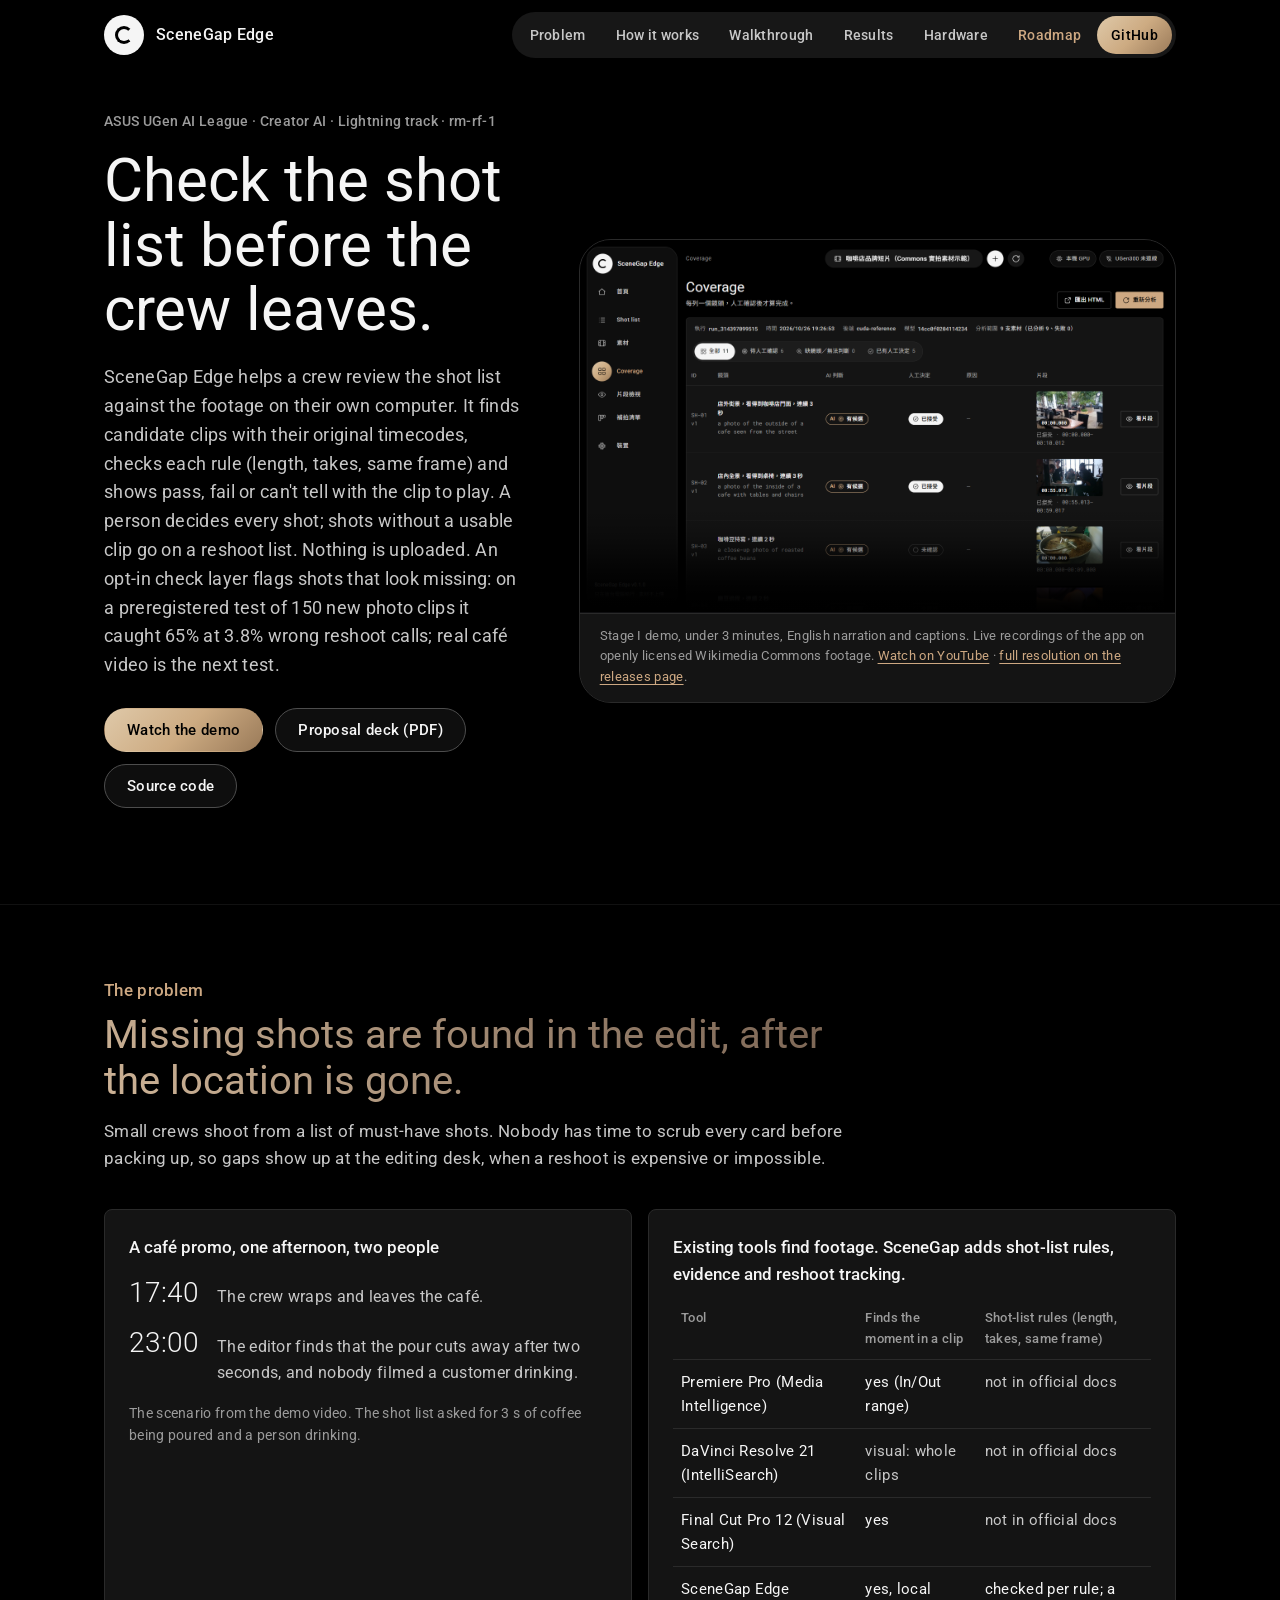
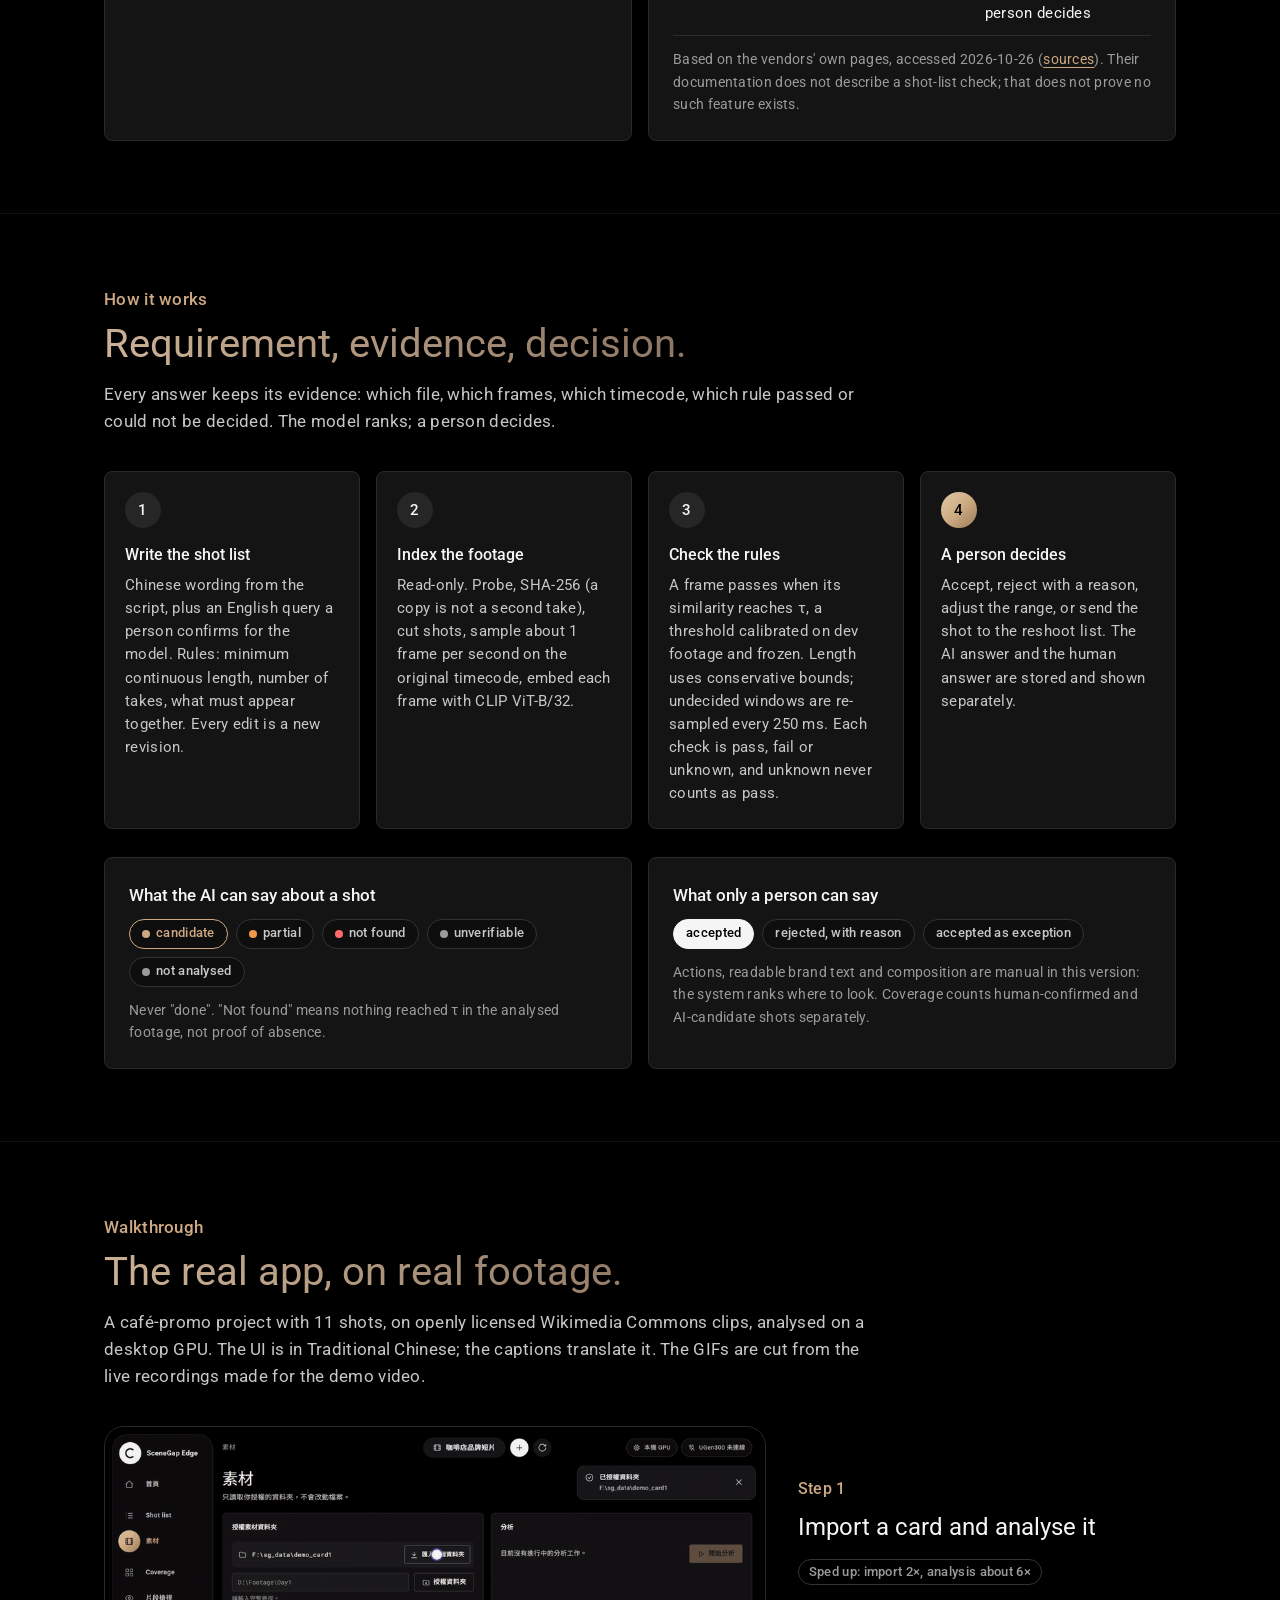
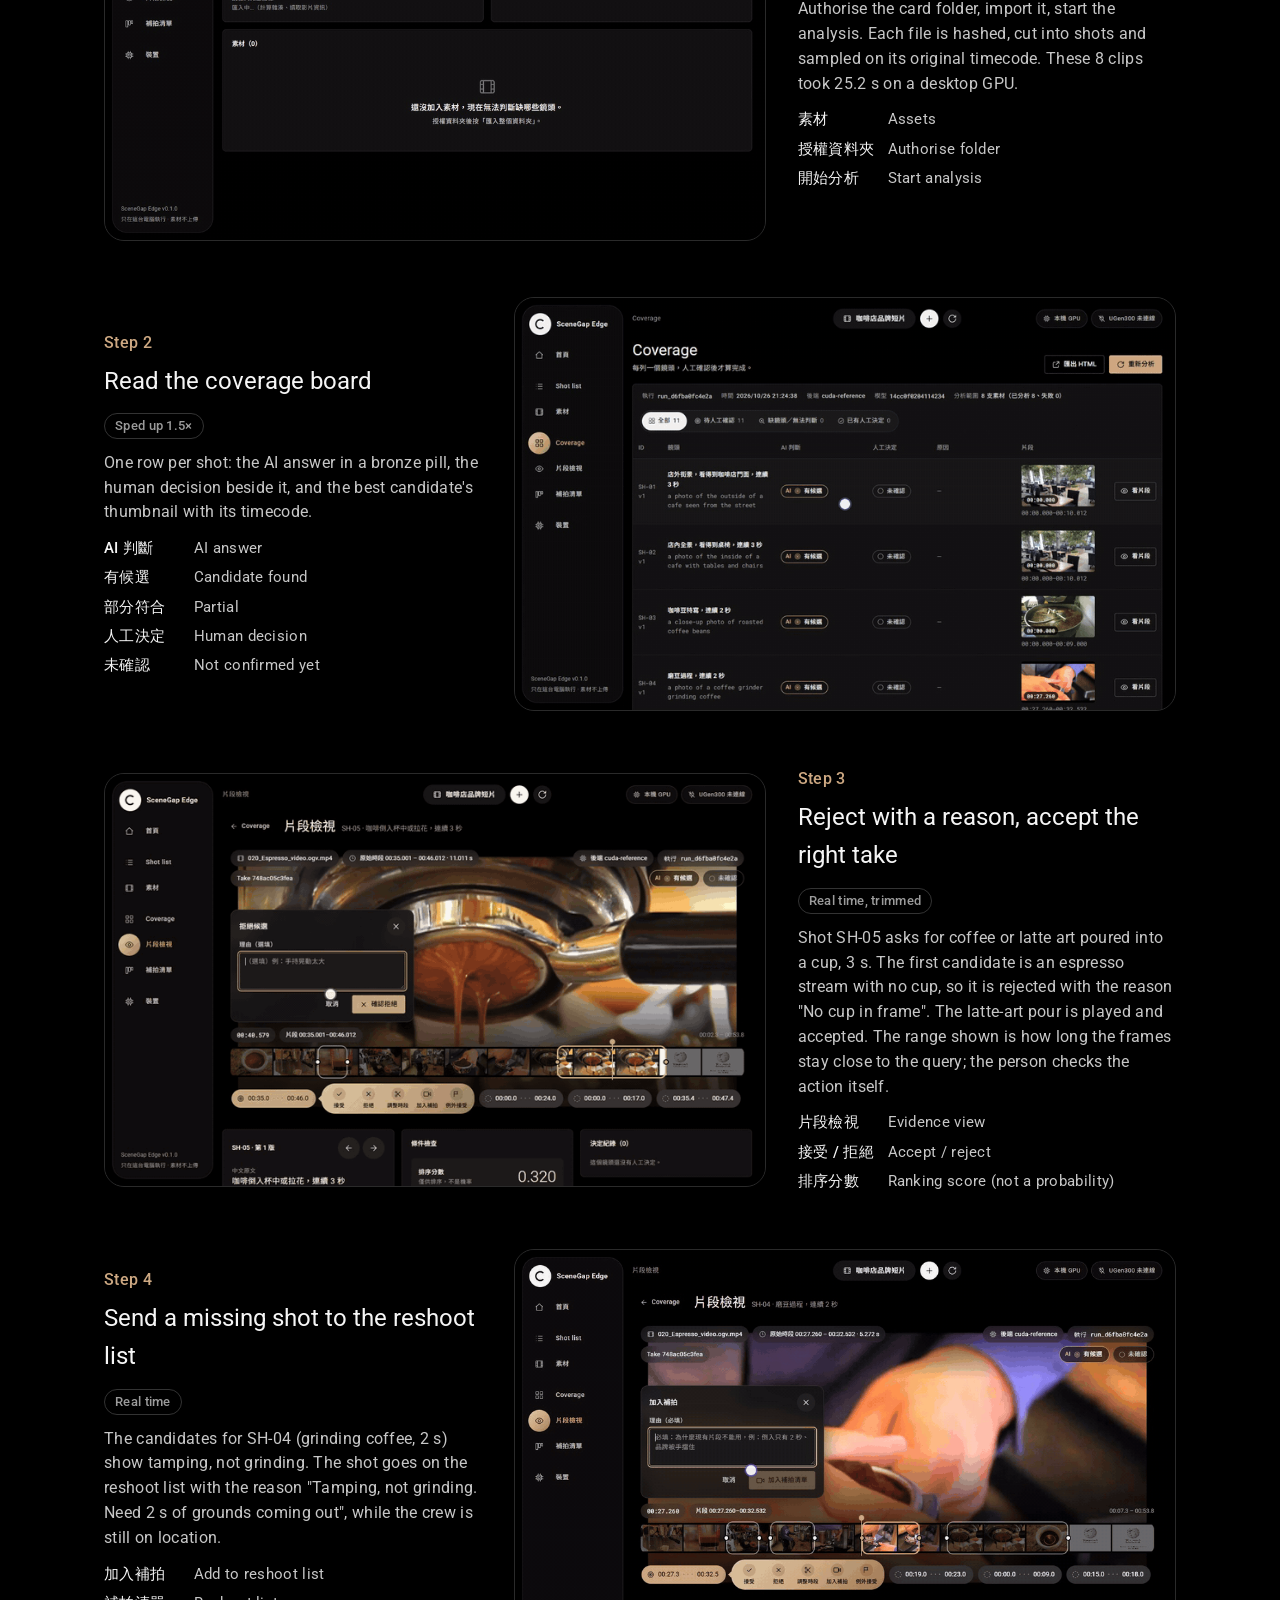
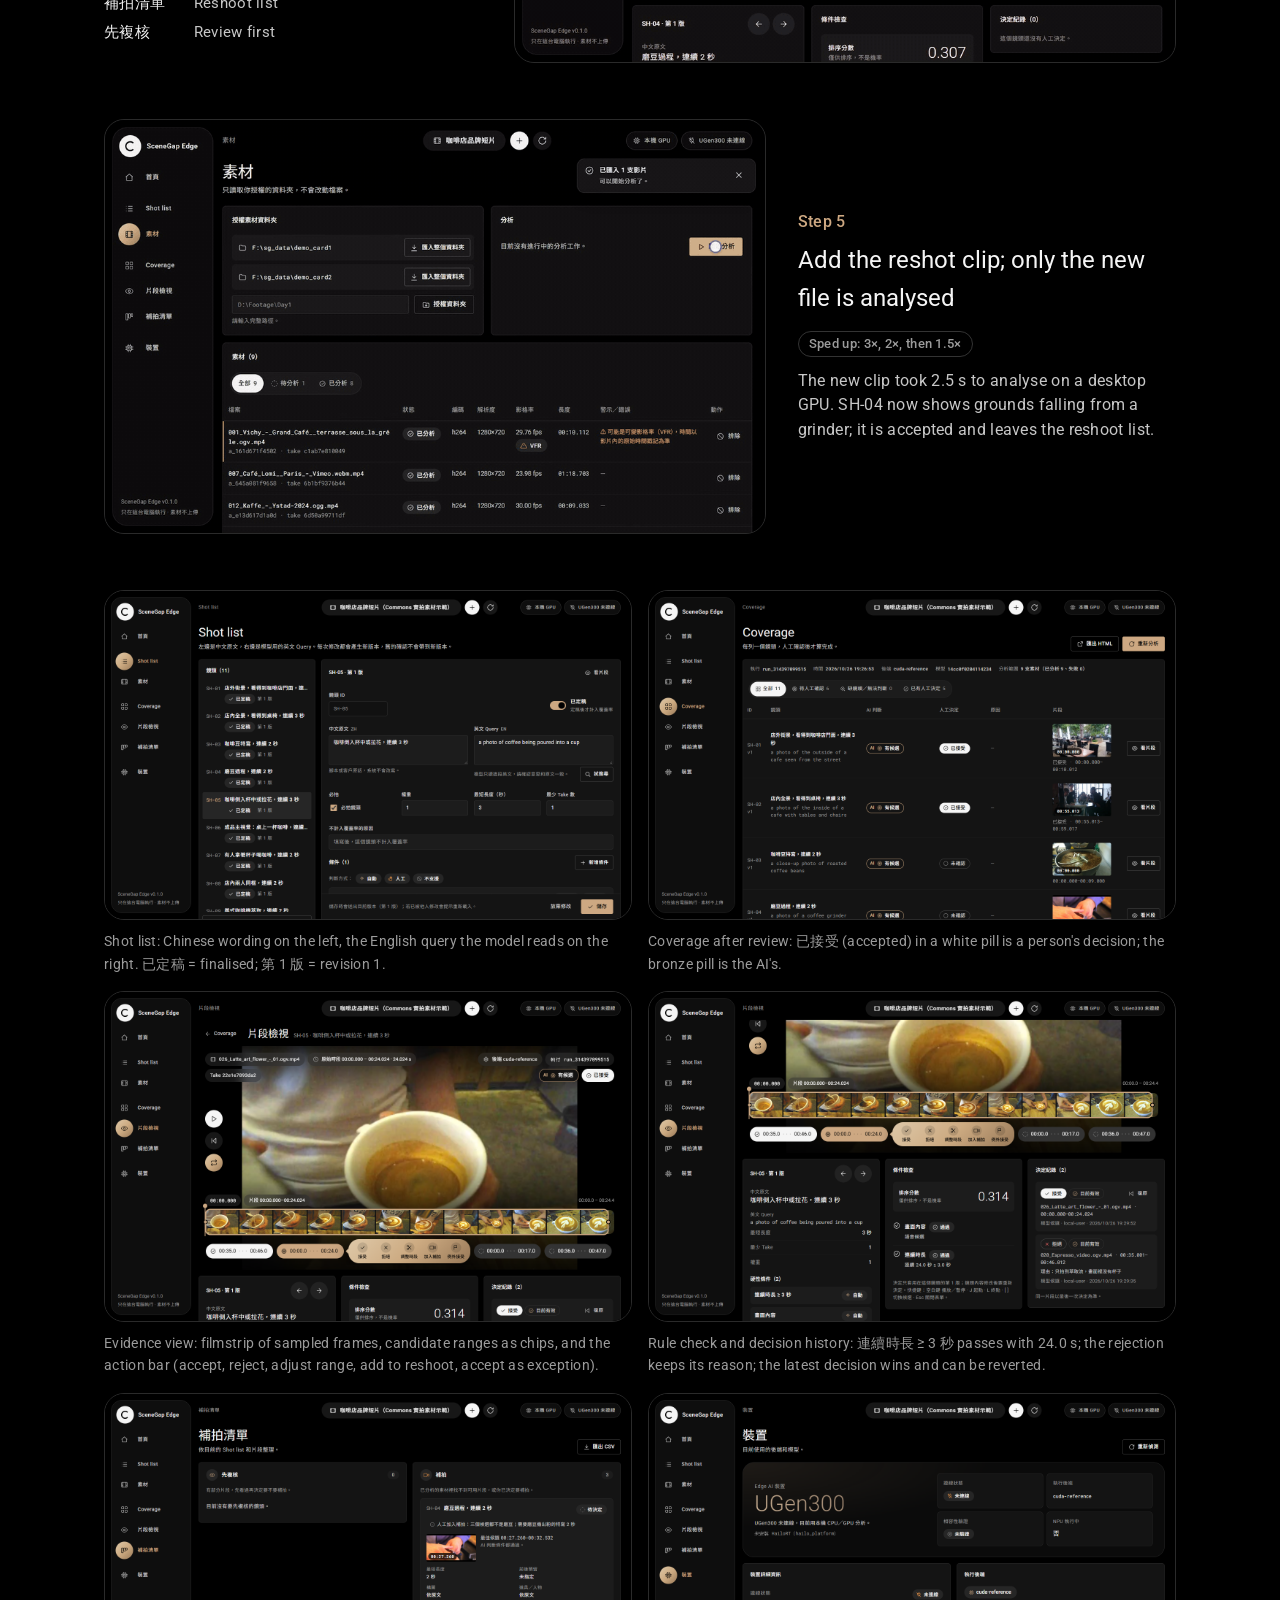
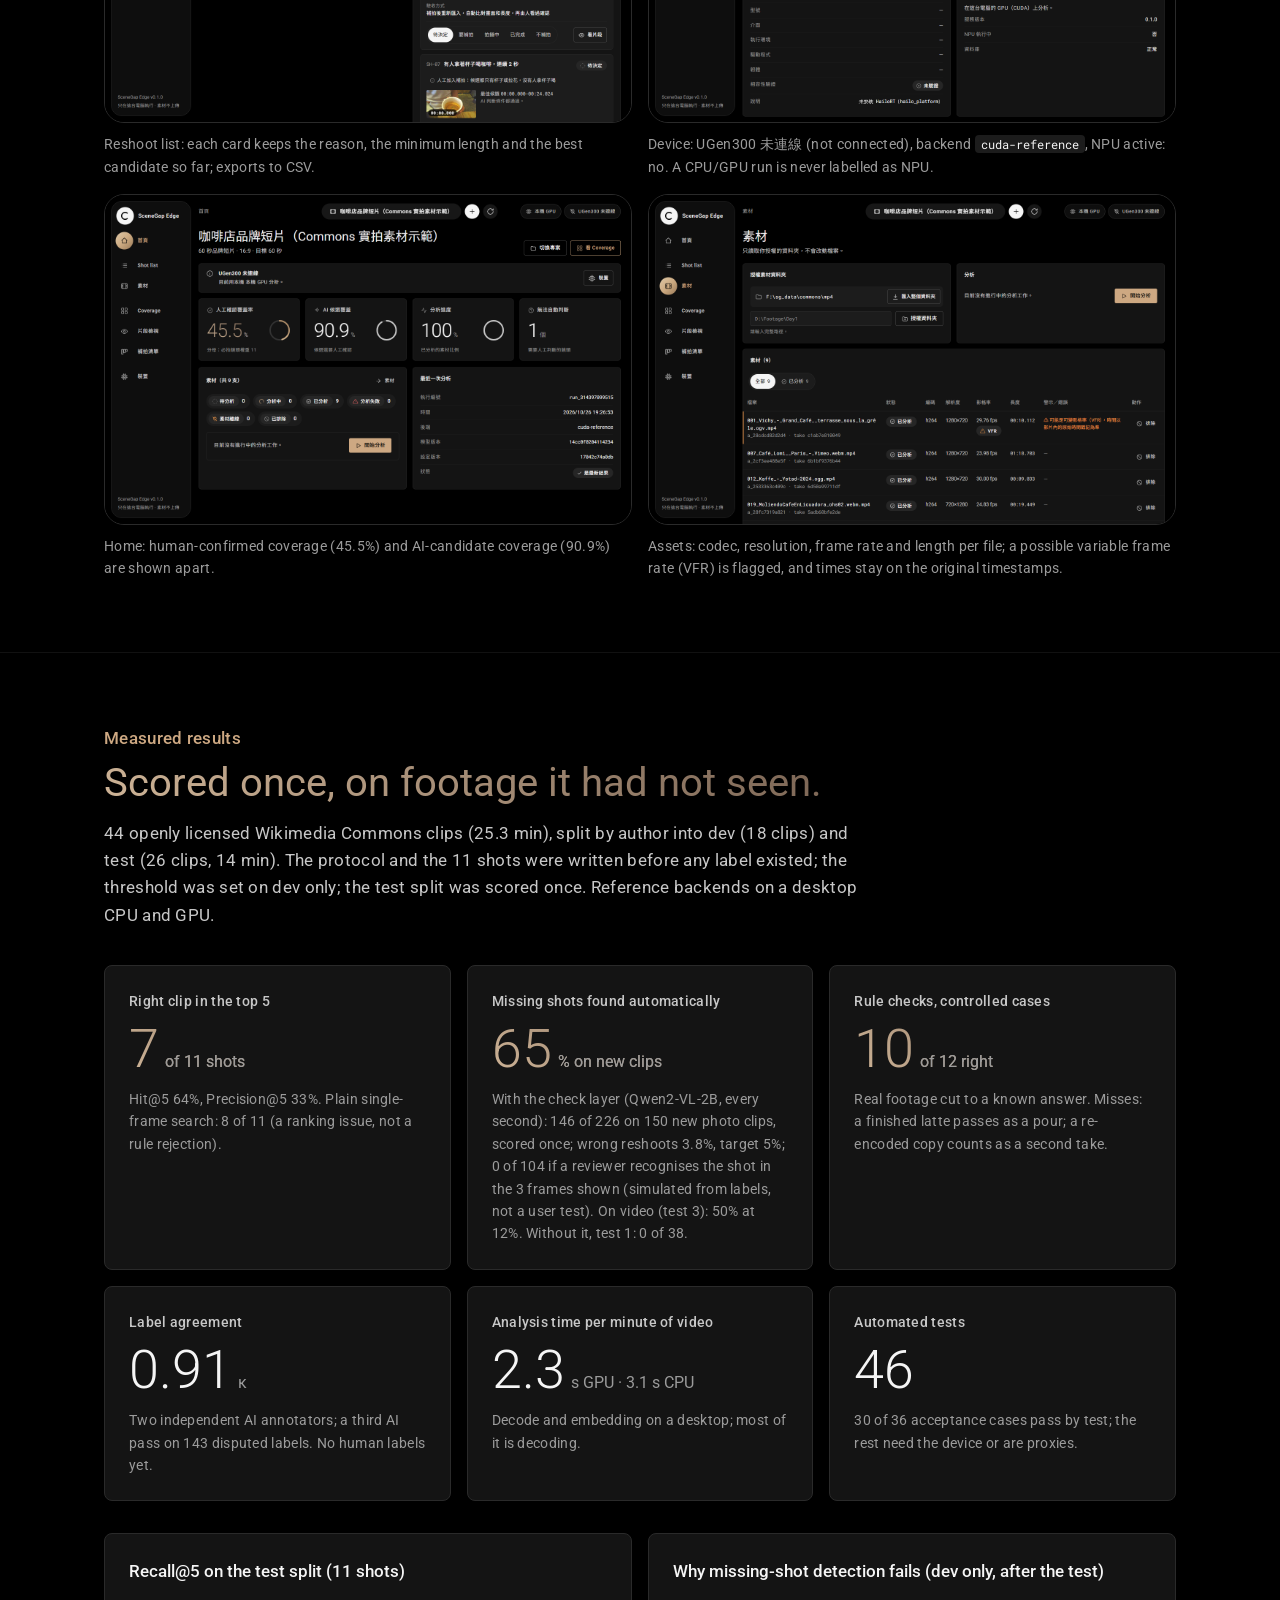
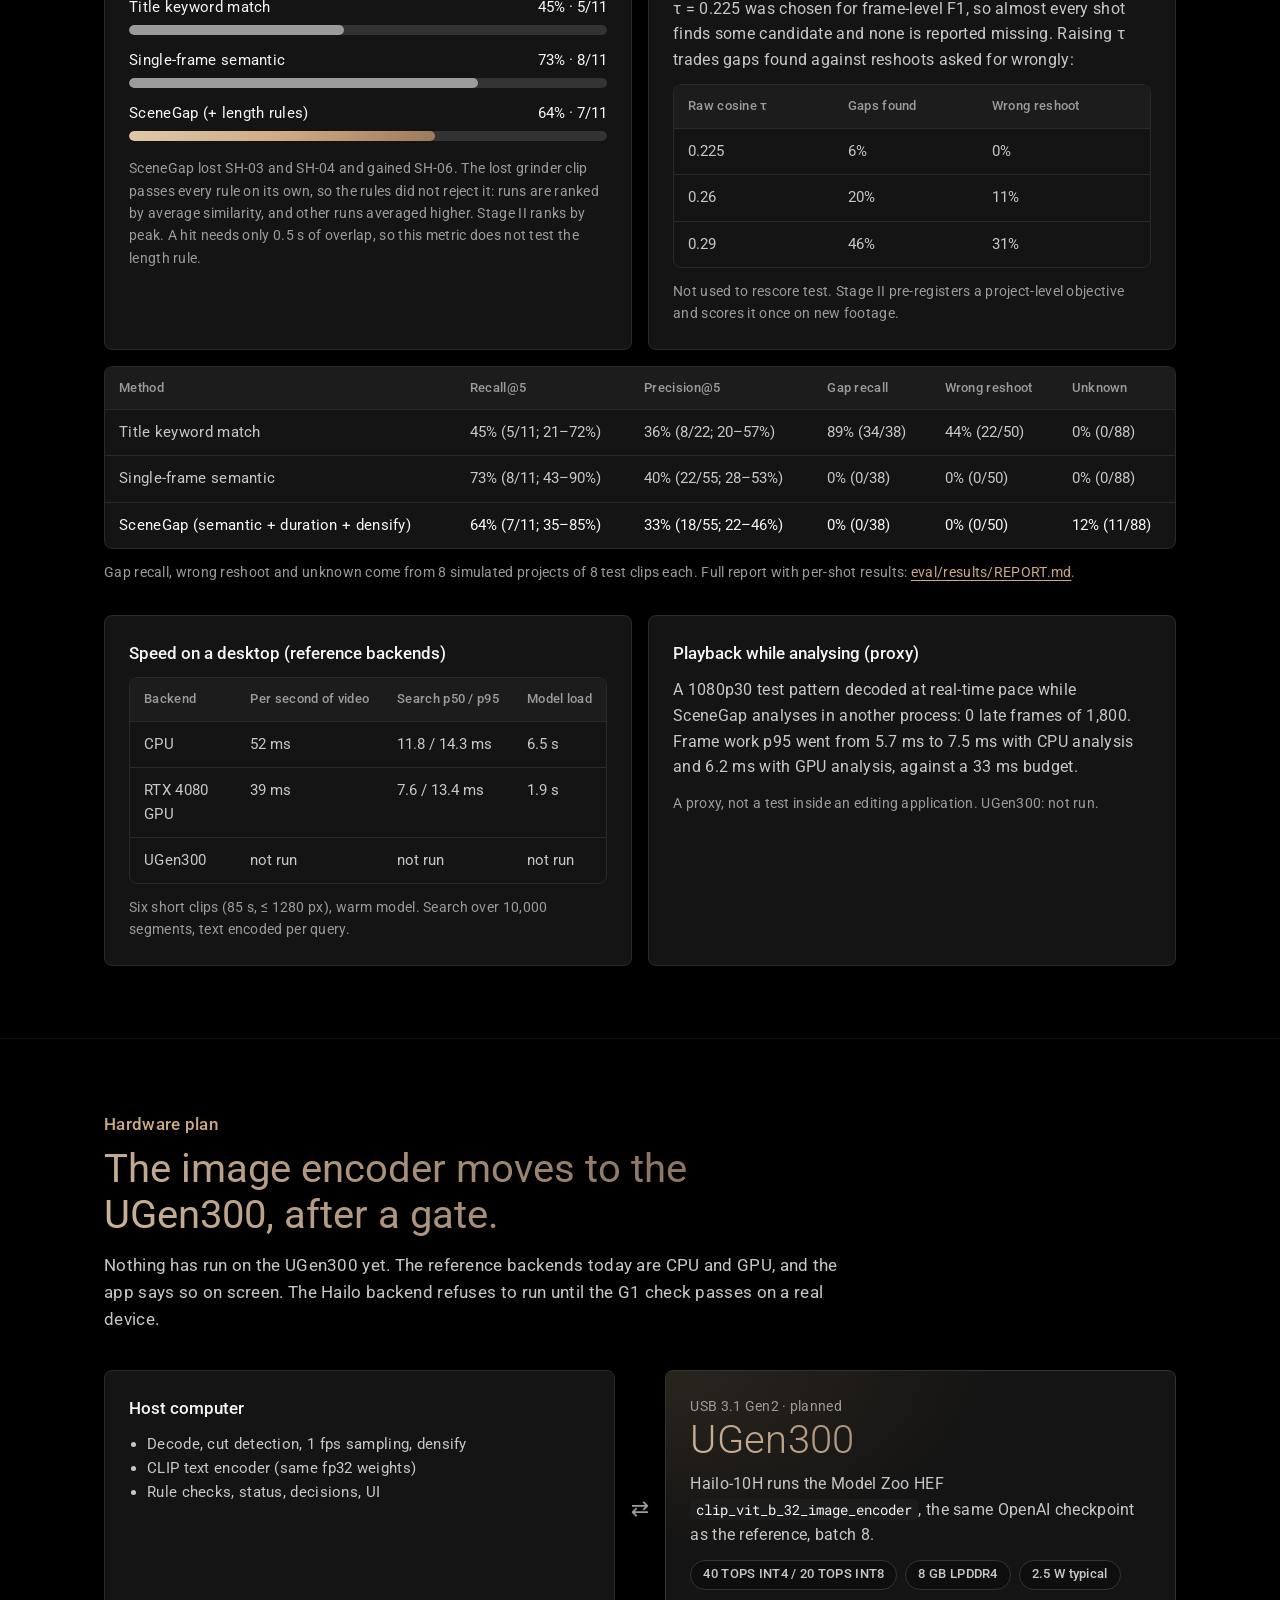
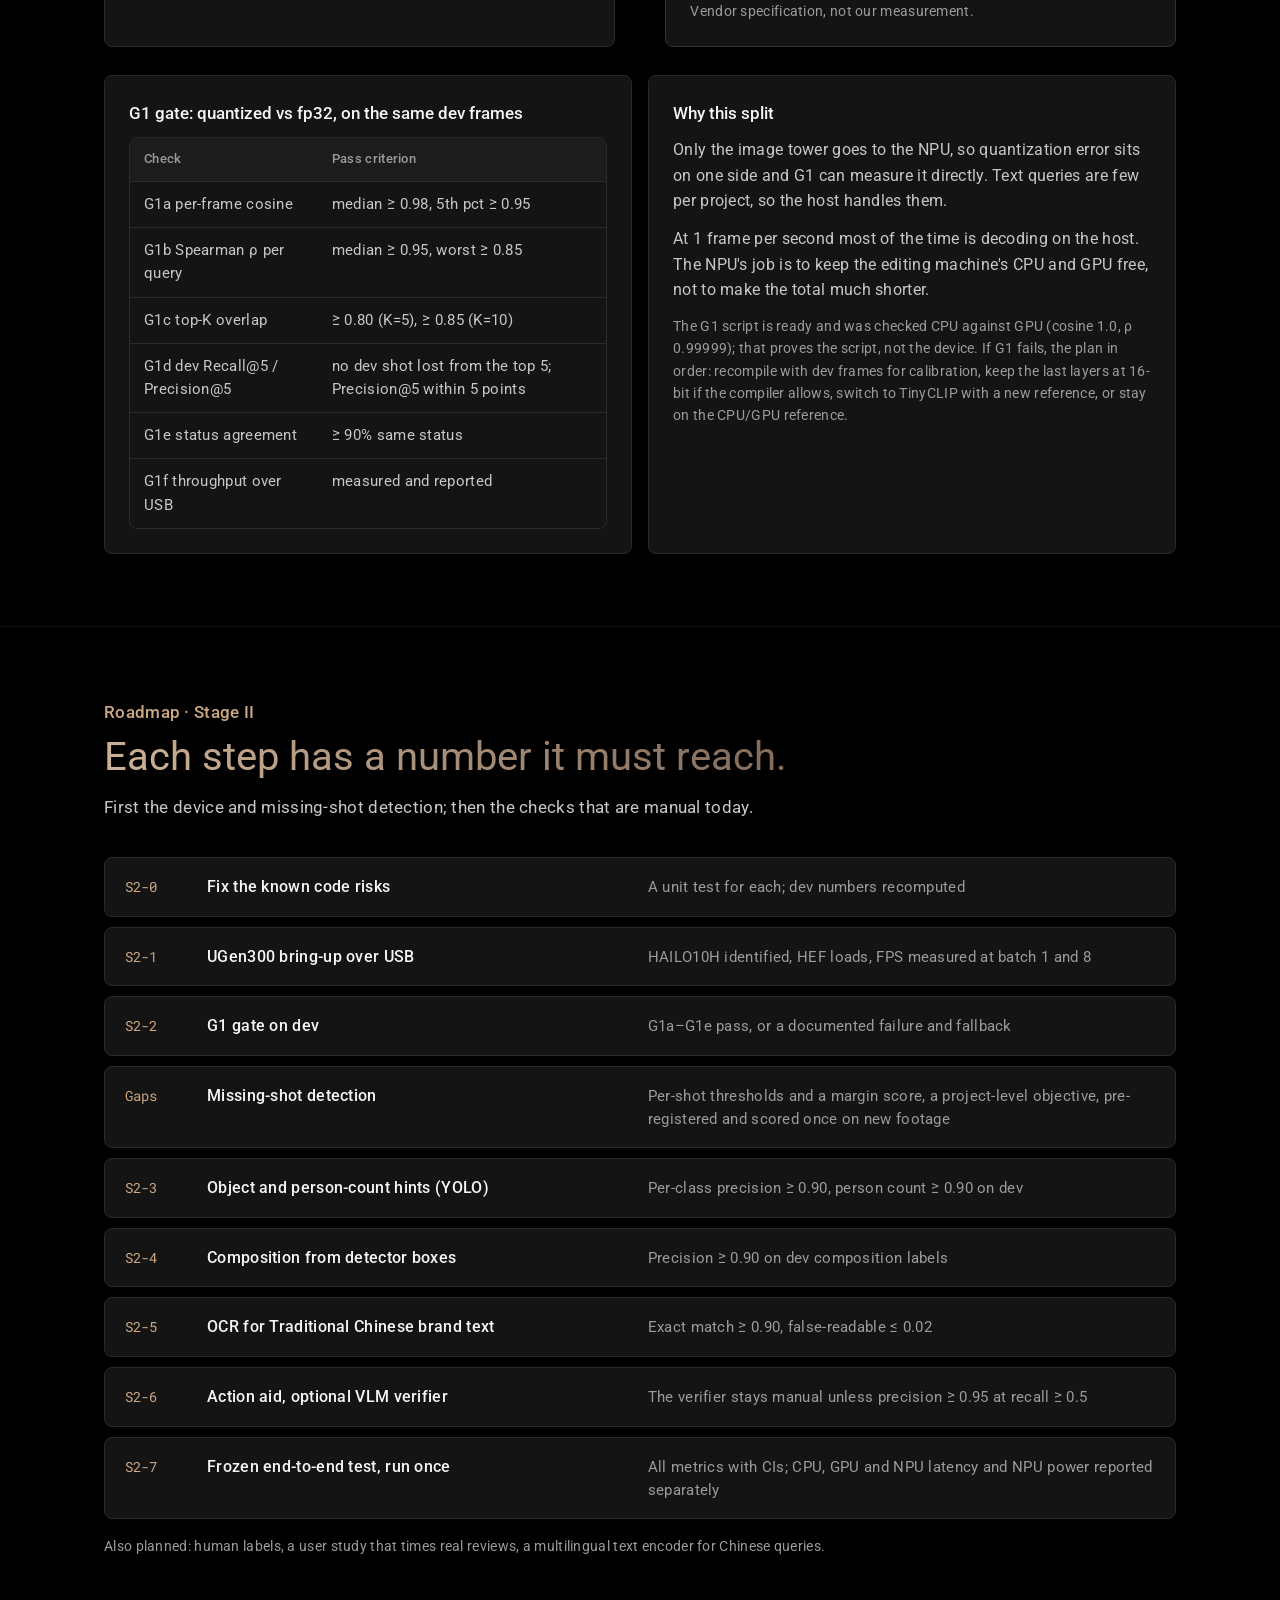
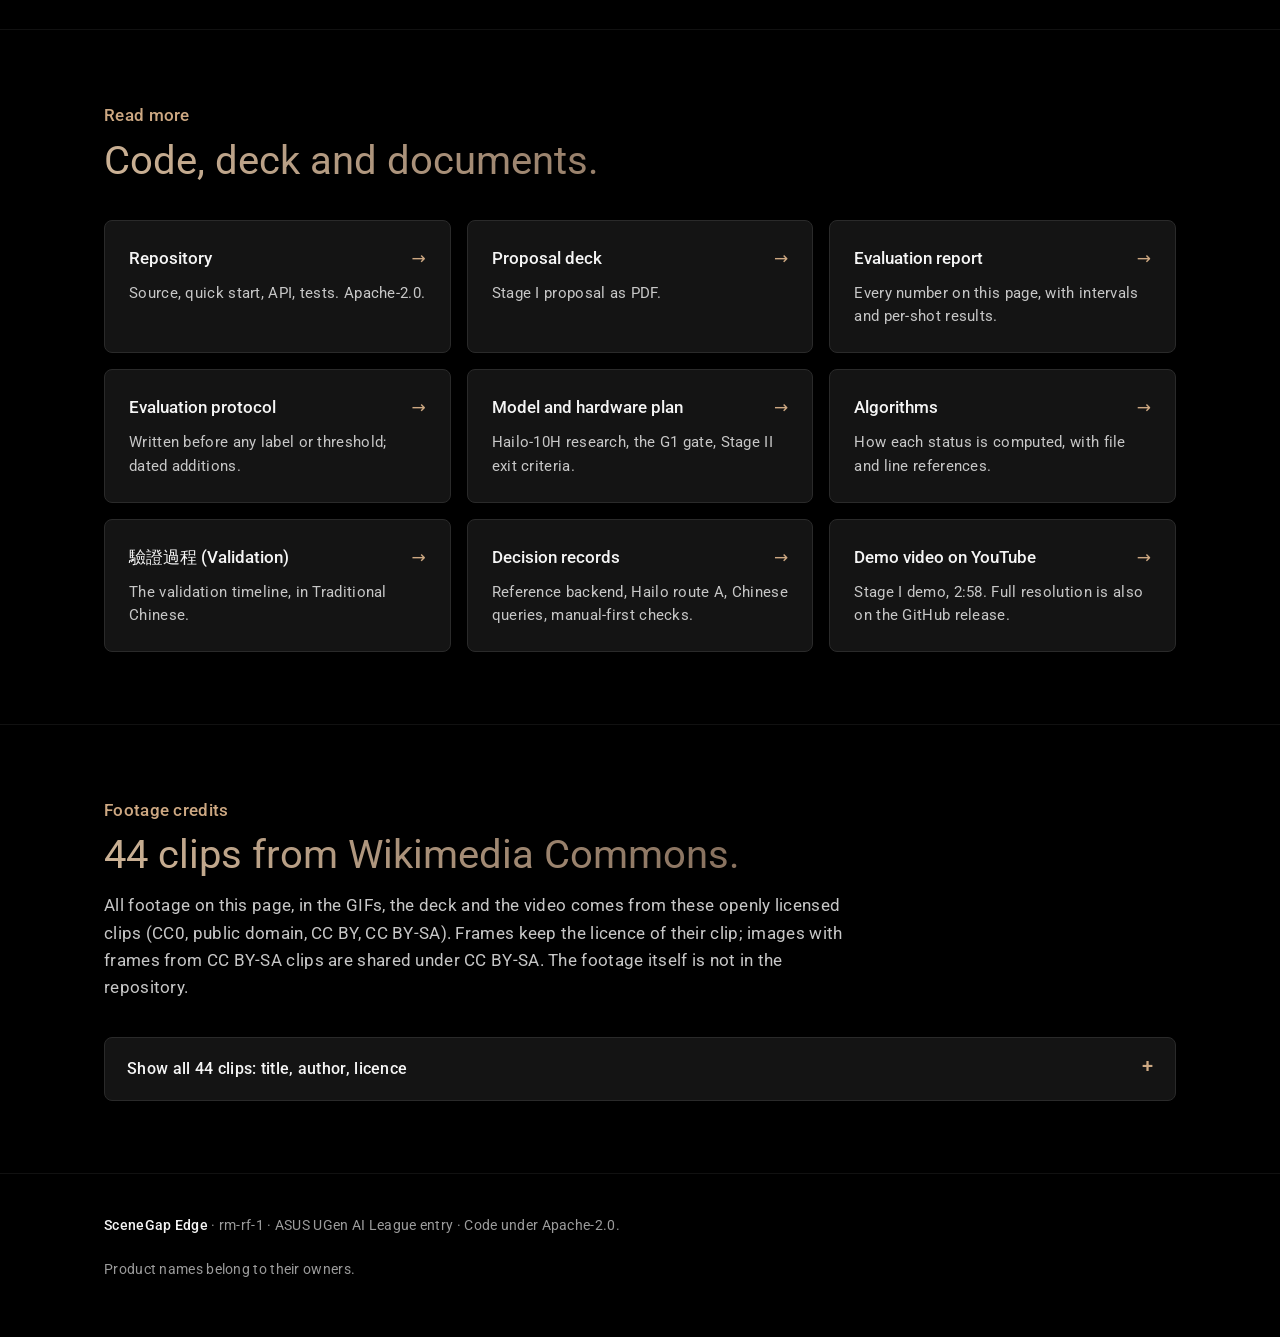
<file: site/index.html>
<!doctype html>
<html lang="en">
<head>
<meta charset="utf-8">
<meta name="viewport" content="width=device-width, initial-scale=1">
<title>SceneGap Edge</title>
<meta name="description" content="SceneGap Edge checks a video shot list against the footage on your own computer, before the crew leaves the location. It runs locally and a person confirms every answer.">
<meta name="theme-color" content="#000000">
<meta property="og:title" content="SceneGap Edge">
<meta property="og:description" content="Helps a crew check the shot list against the footage before leaving the location, with playable evidence and a person's decision on every shot.">
<meta property="og:image" content="assets/05_evidence.png">
<link rel="icon" href="data:image/svg+xml,%3Csvg xmlns='http://www.w3.org/2000/svg' viewBox='0 0 32 32'%3E%3Ccircle cx='16' cy='16' r='16' fill='%23F5F5F5'/%3E%3Cpath d='M21.5 10.5a8 8 0 1 0 0 11' fill='none' stroke='%23000' stroke-width='3'/%3E%3C/svg%3E">
<link rel="preconnect" href="https://fonts.googleapis.com">
<link rel="preconnect" href="https://fonts.gstatic.com" crossorigin>
<link rel="stylesheet" href="https://fonts.googleapis.com/css2?family=Roboto:wght@300;400;500&family=Roboto+Mono:wght@400&display=swap">
<link rel="stylesheet" href="style.css">
<script>document.documentElement.classList.add("js");</script>
</head>
<body>
<a class="skip-link" href="#main">Skip to content</a>

<header class="top">
  <div class="wrap">
    <a class="brand" href="#top" aria-label="SceneGap Edge, back to top"><span class="brand-mark" aria-hidden="true"></span><span class="brand-text">SceneGap Edge</span></a>
    <nav class="nav" aria-label="Sections">
      <a href="#problem">Problem</a>
      <a href="#how">How it works</a>
      <a href="#walkthrough">Walkthrough</a>
      <a href="#results">Results</a>
      <a href="#hardware">Hardware</a>
      <a href="#roadmap">Roadmap</a>
      <a class="nav-cta" href="https://github.com/yu9bryan/scenegap-edge">GitHub</a>
    </nav>
  </div>
</header>

<main id="main">

<!-- ======================= hero ======================= -->
<section class="hero" id="top">
  <div class="wrap hero-grid">
    <div>
      <p class="eyebrow">ASUS UGen AI League · Creator AI · Lightning track · rm-rf-1</p>
      <h1>Check the shot list before the crew leaves.</h1>
      <p class="lead">SceneGap Edge helps a crew review the shot list against the footage on their own computer. It finds
        candidate clips with their original timecodes, checks each rule (length, takes, same frame) and shows pass, fail or
        can't tell with the clip to play. A person decides every shot; shots without a usable clip go on a reshoot list.
        Nothing is uploaded. An opt-in check layer flags shots that look missing: on a preregistered test of 150 new photo clips it caught 65% at 3.8% wrong reshoot calls; real café video is the next test.</p>
      <div class="hero-actions">
        <a class="btn primary" href="#demo">Watch the demo</a>
        <a class="btn" href="assets/SceneGapEdge_StageI_Proposal.pdf">Proposal deck (PDF)</a>
        <a class="btn" href="https://github.com/yu9bryan/scenegap-edge">Source code</a>
      </div>
    </div>
    <div id="demo">
      <div class="stage">
        <video controls preload="none" playsinline poster="assets/04_coverage.png" aria-describedby="demo-cap">
          <source src="assets/SceneGapEdge_StageI_Demo.mp4" type="video/mp4">
          Your browser cannot play this video. <a href="assets/SceneGapEdge_StageI_Demo.mp4">Download the demo (MP4)</a>.
        </video>
        <p class="stage-cap" id="demo-cap">Stage I demo, under 3 minutes, English narration and captions. Live recordings of the
          app on openly licensed Wikimedia Commons footage. <a href="https://youtu.be/CFYIqu2dkiM">Watch on YouTube</a> · <a href="https://github.com/yu9bryan/scenegap-edge/releases">full resolution on the releases page</a>.</p>
      </div>
    </div>
  </div>
</section>

<!-- ======================= problem ======================= -->
<section id="problem">
  <div class="wrap">
    <div class="sec-head reveal">
      <p class="sec-kicker">The problem</p>
      <h2>Missing shots are found in the edit, after the location is gone.</h2>
      <p>Small crews shoot from a list of must-have shots. Nobody has time to scrub every card before packing up, so gaps
        show up at the editing desk, when a reshoot is expensive or impossible.</p>
    </div>
    <div class="grid-2">
      <div class="card reveal">
        <h3>A café promo, one afternoon, two people</h3>
        <div class="timeline">
          <span class="t">17:40</span><span>The crew wraps and leaves the café.</span>
          <span class="t">23:00</span><span>The editor finds that the pour cuts away after two seconds, and nobody filmed a customer drinking.</span>
        </div>
        <p class="note">The scenario from the demo video. The shot list asked for 3 s of coffee being poured and a person drinking.</p>
      </div>
      <div class="card reveal">
        <h3>Existing tools find footage. SceneGap adds shot-list rules, evidence and reshoot tracking.</h3>
        <table class="compare">
          <thead><tr><th scope="col">Tool</th><th scope="col">Finds the moment in a clip</th><th scope="col">Shot-list rules (length, takes, same frame)</th></tr></thead>
          <tbody>
            <tr><td>Premiere Pro (Media Intelligence)</td><td class="yes">yes (In/Out range)</td><td>not in official docs</td></tr>
            <tr><td>DaVinci Resolve 21 (IntelliSearch)</td><td>visual: whole clips</td><td>not in official docs</td></tr>
            <tr><td>Final Cut Pro 12 (Visual Search)</td><td class="yes">yes</td><td>not in official docs</td></tr>
            <tr><td>SceneGap Edge</td><td class="yes">yes, local</td><td class="yes">checked per rule; a person decides</td></tr>
          </tbody>
        </table>
        <p class="note" style="margin-top:12px">Based on the vendors' own pages, accessed 2026-10-26
          (<a href="https://github.com/yu9bryan/scenegap-edge/blob/main/docs/research/BUSINESS_FACTS.md">sources</a>). Their documentation does not
          describe a shot-list check; that does not prove no such feature exists.</p>
      </div>
    </div>
  </div>
</section>

<!-- ======================= how it works ======================= -->
<section id="how">
  <div class="wrap">
    <div class="sec-head reveal">
      <p class="sec-kicker">How it works</p>
      <h2>Requirement, evidence, decision.</h2>
      <p>Every answer keeps its evidence: which file, which frames, which timecode, which rule passed or could not be
        decided. The model ranks; a person decides.</p>
    </div>
    <ol class="flow">
      <li class="reveal"><h3>Write the shot list</h3><p>Chinese wording from the script, plus an English query a person confirms
        for the model. Rules: minimum continuous length, number of takes, what must appear together. Every edit is a new
        revision.</p></li>
      <li class="reveal"><h3>Index the footage</h3><p>Read-only. Probe, SHA-256 (a copy is not a second take), cut shots, sample
        about 1 frame per second on the original timecode, embed each frame with CLIP ViT-B/32.</p></li>
      <li class="reveal"><h3>Check the rules</h3><p>A frame passes when its similarity reaches τ, a threshold calibrated on dev
        footage and frozen. Length uses conservative bounds; undecided windows are re-sampled every 250 ms. Each check
        is pass, fail or unknown, and unknown never counts as pass.</p></li>
      <li class="reveal accent"><h3>A person decides</h3><p>Accept, reject with a reason, adjust the range, or send the shot to
        the reshoot list. The AI answer and the human answer are stored and shown separately.</p></li>
    </ol>
    <div class="grid-2">
      <div class="card reveal">
        <h3>What the AI can say about a shot</h3>
        <div class="statuses">
          <span class="pill ai"><span class="dot"></span>candidate</span>
          <span class="pill partial"><span class="dot"></span>partial</span>
          <span class="pill miss"><span class="dot"></span>not found</span>
          <span class="pill grey"><span class="dot"></span>unverifiable</span>
          <span class="pill grey"><span class="dot"></span>not analysed</span>
        </div>
        <p class="note" style="margin-top:12px">Never "done". "Not found" means nothing reached τ in the analysed footage, not proof of absence.</p>
      </div>
      <div class="card reveal">
        <h3>What only a person can say</h3>
        <div class="statuses">
          <span class="pill human">accepted</span>
          <span class="pill">rejected, with reason</span>
          <span class="pill">accepted as exception</span>
        </div>
        <p class="note" style="margin-top:12px">Actions, readable brand text and composition are manual in this version: the system
          ranks where to look. Coverage counts human-confirmed and AI-candidate shots separately.</p>
      </div>
    </div>
  </div>
</section>

<!-- ======================= walkthrough ======================= -->
<section id="walkthrough">
  <div class="wrap">
    <div class="sec-head reveal">
      <p class="sec-kicker">Walkthrough</p>
      <h2>The real app, on real footage.</h2>
      <p>A café-promo project with 11 shots, on openly licensed Wikimedia Commons clips, analysed on a desktop GPU. The UI is
        in Traditional Chinese; the captions translate it. The GIFs are cut from the live recordings made for the demo video.</p>
    </div>

    <div class="steps">
      <article class="step reveal">
        <figure class="shot">
          <picture>
            <source srcset="assets/import-analyse-still.jpg" media="(prefers-reduced-motion: reduce)">
            <img src="assets/import-analyse.gif" width="960" height="600" loading="lazy" alt="Assets screen: a folder is authorised, 8 clips are imported, and the analysis progress bar runs to completion.">
          </picture>
          <button class="play-btn" type="button">Play animation</button>
        </figure>
        <div>
          <p class="step-n">Step 1</p>
          <h3>Import a card and analyse it</h3>
          <span class="tag">Sped up: import 2×, analysis about 6×</span>
          <p>Authorise the card folder, import it, start the analysis. Each file is hashed, cut into shots and sampled on its
            original timecode. These 8 clips took 25.2 s on a desktop GPU.</p>
          <ul class="glossary">
            <li><span class="zh" lang="zh-Hant">素材</span><span>Assets</span></li>
            <li><span class="zh" lang="zh-Hant">授權資料夾</span><span>Authorise folder</span></li>
            <li><span class="zh" lang="zh-Hant">開始分析</span><span>Start analysis</span></li>
          </ul>
        </div>
      </article>

      <article class="step reveal">
        <figure class="shot">
          <picture>
            <source srcset="assets/coverage-board-still.jpg" media="(prefers-reduced-motion: reduce)">
            <img src="assets/coverage-board.gif" width="800" height="500" loading="lazy" alt="Coverage board scrolling through 11 shots, each with an AI answer, a human decision column and a thumbnail of the best candidate.">
          </picture>
          <button class="play-btn" type="button">Play animation</button>
        </figure>
        <div>
          <p class="step-n">Step 2</p>
          <h3>Read the coverage board</h3>
          <span class="tag">Sped up 1.5×</span>
          <p>One row per shot: the AI answer in a bronze pill, the human decision beside it, and the best candidate's
            thumbnail with its timecode.</p>
          <ul class="glossary">
            <li><span class="zh" lang="zh-Hant">AI 判斷</span><span>AI answer</span></li>
            <li><span class="zh" lang="zh-Hant">有候選</span><span>Candidate found</span></li>
            <li><span class="zh" lang="zh-Hant">部分符合</span><span>Partial</span></li>
            <li><span class="zh" lang="zh-Hant">人工決定</span><span>Human decision</span></li>
            <li><span class="zh" lang="zh-Hant">未確認</span><span>Not confirmed yet</span></li>
          </ul>
        </div>
      </article>

      <article class="step reveal">
        <figure class="shot">
          <picture>
            <source srcset="assets/review-reject-accept-still.jpg" media="(prefers-reduced-motion: reduce)">
            <img src="assets/review-reject-accept.gif" width="768" height="480" loading="lazy" alt="Evidence view: an espresso-stream candidate is rejected with the reason 'No cup in frame', then a latte-art pour is played and accepted.">
          </picture>
          <button class="play-btn" type="button">Play animation</button>
        </figure>
        <div>
          <p class="step-n">Step 3</p>
          <h3>Reject with a reason, accept the right take</h3>
          <span class="tag">Real time, trimmed</span>
          <p>Shot SH-05 asks for coffee or latte art poured into a cup, 3 s. The first candidate is an espresso stream with no
            cup, so it is rejected with the reason "No cup in frame". The latte-art pour is played and accepted. The range
            shown is how long the frames stay close to the query; the person checks the action itself.</p>
          <ul class="glossary">
            <li><span class="zh" lang="zh-Hant">片段檢視</span><span>Evidence view</span></li>
            <li><span class="zh" lang="zh-Hant">接受 / 拒絕</span><span>Accept / reject</span></li>
            <li><span class="zh" lang="zh-Hant">排序分數</span><span>Ranking score (not a probability)</span></li>
          </ul>
        </div>
      </article>

      <article class="step reveal">
        <figure class="shot">
          <picture>
            <source srcset="assets/reshoot-add-still.jpg" media="(prefers-reduced-motion: reduce)">
            <img src="assets/reshoot-add.gif" width="960" height="600" loading="lazy" alt="A grinder shot whose candidates show tamping is added to the reshoot list with a typed reason; the reshoot list then shows the card.">
          </picture>
          <button class="play-btn" type="button">Play animation</button>
        </figure>
        <div>
          <p class="step-n">Step 4</p>
          <h3>Send a missing shot to the reshoot list</h3>
          <span class="tag">Real time</span>
          <p>The candidates for SH-04 (grinding coffee, 2 s) show tamping, not grinding. The shot goes on the reshoot list with
            the reason "Tamping, not grinding. Need 2 s of grounds coming out", while the crew is still on location.</p>
          <ul class="glossary">
            <li><span class="zh" lang="zh-Hant">加入補拍</span><span>Add to reshoot list</span></li>
            <li><span class="zh" lang="zh-Hant">補拍清單</span><span>Reshoot list</span></li>
            <li><span class="zh" lang="zh-Hant">先複核</span><span>Review first</span></li>
          </ul>
        </div>
      </article>

      <article class="step reveal">
        <figure class="shot">
          <picture>
            <source srcset="assets/new-clip-accept-still.jpg" media="(prefers-reduced-motion: reduce)">
            <img src="assets/new-clip-accept.gif" width="960" height="600" loading="lazy" alt="A reshot clip is imported and analysed on its own; the grinder shot now shows grounds falling, is accepted, and leaves the reshoot list.">
          </picture>
          <button class="play-btn" type="button">Play animation</button>
        </figure>
        <div>
          <p class="step-n">Step 5</p>
          <h3>Add the reshot clip; only the new file is analysed</h3>
          <span class="tag">Sped up: 3×, 2×, then 1.5×</span>
          <p>The new clip took 2.5 s to analyse on a desktop GPU. SH-04 now shows grounds falling from a grinder; it is
            accepted and leaves the reshoot list.</p>
        </div>
      </article>
    </div>

    <div class="thumbs">
      <figure class="reveal">
        <div class="shot"><img src="assets/02_shotlist.png" width="1440" height="900" loading="lazy" alt="Shot list screen with 11 shots and the editor for SH-05 showing the Chinese wording and the English query."></div>
        <figcaption>Shot list: Chinese wording on the left, the English query the model reads on the right. 已定稿 = finalised; 第 1 版 = revision 1.</figcaption>
      </figure>
      <figure class="reveal">
        <div class="shot"><img src="assets/04_coverage.png" width="1440" height="900" loading="lazy" alt="Coverage board after review, with accepted shots in white pills."></div>
        <figcaption>Coverage after review: 已接受 (accepted) in a white pill is a person's decision; the bronze pill is the AI's.</figcaption>
      </figure>
      <figure class="reveal">
        <div class="shot"><img src="assets/05_evidence.png" width="1440" height="900" loading="lazy" alt="Evidence view with the candidate frame, a filmstrip, range chips and the action bar."></div>
        <figcaption>Evidence view: filmstrip of sampled frames, candidate ranges as chips, and the action bar (accept, reject, adjust range, add to reshoot, accept as exception).</figcaption>
      </figure>
      <figure class="reveal">
        <div class="shot"><img src="assets/05b_evidence_history.png" width="1440" height="900" loading="lazy" alt="Rule check showing continuous length 24.0 s passing, and a decision history with one acceptance and one rejection with its reason."></div>
        <figcaption>Rule check and decision history: 連續時長 ≥ 3 秒 passes with 24.0 s; the rejection keeps its reason; the latest decision wins and can be reverted.</figcaption>
      </figure>
      <figure class="reveal">
        <div class="shot"><img src="assets/06_reshoots.png" width="1440" height="900" loading="lazy" alt="Reshoot list with a review-first group and a reshoot group; a grinder card shows the reason and minimum length."></div>
        <figcaption>Reshoot list: each card keeps the reason, the minimum length and the best candidate so far; exports to CSV.</figcaption>
      </figure>
      <figure class="reveal">
        <div class="shot"><img src="assets/07_device.png" width="1440" height="900" loading="lazy" alt="Device screen: UGen300 not connected, backend cuda-reference, NPU active: no."></div>
        <figcaption>Device: UGen300 未連線 (not connected), backend <code>cuda-reference</code>, NPU active: no. A CPU/GPU run is never labelled as NPU.</figcaption>
      </figure>
      <figure class="reveal">
        <div class="shot"><img src="assets/01_home.png" width="1440" height="900" loading="lazy" alt="Home screen with human-confirmed coverage 45.5 percent and AI-candidate coverage 90.9 percent shown as separate cards."></div>
        <figcaption>Home: human-confirmed coverage (45.5%) and AI-candidate coverage (90.9%) are shown apart.</figcaption>
      </figure>
      <figure class="reveal">
        <div class="shot"><img src="assets/03_assets.png" width="1440" height="900" loading="lazy" alt="Assets table with codec, resolution, frame rate, length and a variable-frame-rate warning."></div>
        <figcaption>Assets: codec, resolution, frame rate and length per file; a possible variable frame rate (VFR) is flagged, and times stay on the original timestamps.</figcaption>
      </figure>
    </div>
  </div>
</section>

<!-- ======================= results ======================= -->
<section id="results">
  <div class="wrap">
    <div class="sec-head reveal">
      <p class="sec-kicker">Measured results</p>
      <h2>Scored once, on footage it had not seen.</h2>
      <p>44 openly licensed Wikimedia Commons clips (25.3 min), split by author into dev (18 clips) and test (26 clips,
        14 min). The protocol and the 11 shots were written before any label existed; the threshold was set on dev only;
        the test split was scored once. Reference backends on a desktop CPU and GPU.</p>
    </div>

    <div class="kpis">
      <div class="card kpi reveal">
        <p class="k-label">Right clip in the top 5</p>
        <p class="k-num grad">7<small>of 11 shots</small></p>
        <p class="k-sub">Hit@5 64%, Precision@5 33%. Plain single-frame search: 8 of 11 (a ranking issue, not a rule rejection).</p>
      </div>
      <div class="card kpi reveal">
        <p class="k-label">Missing shots found automatically</p>
        <p class="k-num grad">65<small>% on new clips</small></p>
        <p class="k-sub">With the check layer (Qwen2-VL-2B, every second): 146 of 226 on 150 new photo clips, scored once; wrong reshoots 3.8%, target 5%; 0 of 104 if a reviewer recognises the shot in the 3 frames shown (simulated from labels, not a user test). On video (test 3): 50% at 12%. Without it, test 1: 0 of 38.</p>
      </div>
      <div class="card kpi reveal">
        <p class="k-label">Rule checks, controlled cases</p>
        <p class="k-num grad">10<small>of 12 right</small></p>
        <p class="k-sub">Real footage cut to a known answer. Misses: a finished latte passes as a pour; a re-encoded copy counts as a second take.</p>
      </div>
      <div class="card kpi reveal">
        <p class="k-label">Label agreement</p>
        <p class="k-num">0.91<small>κ</small></p>
        <p class="k-sub">Two independent AI annotators; a third AI pass on 143 disputed labels. No human labels yet.</p>
      </div>
      <div class="card kpi reveal">
        <p class="k-label">Analysis time per minute of video</p>
        <p class="k-num">2.3<small>s GPU · 3.1 s CPU</small></p>
        <p class="k-sub">Decode and embedding on a desktop; most of it is decoding.</p>
      </div>
      <div class="card kpi reveal">
        <p class="k-label">Automated tests</p>
        <p class="k-num">46</p>
        <p class="k-sub">30 of 36 acceptance cases pass by test; the rest need the device or are proxies.</p>
      </div>
    </div>

    <div class="grid-2">
      <div class="card reveal">
        <h3>Recall@5 on the test split (11 shots)</h3>
        <div class="bars" role="list">
          <div class="bar-row" role="listitem"><span class="name">Title keyword match</span><span class="bar" aria-hidden="true"><span style="width:45%"></span></span><span class="val">45% · 5/11</span></div>
          <div class="bar-row" role="listitem"><span class="name">Single-frame semantic</span><span class="bar" aria-hidden="true"><span style="width:73%"></span></span><span class="val">73% · 8/11</span></div>
          <div class="bar-row" role="listitem"><span class="name">SceneGap (+ length rules)</span><span class="bar main" aria-hidden="true"><span style="width:64%"></span></span><span class="val">64% · 7/11</span></div>
        </div>
        <p class="note" style="margin-top:16px">SceneGap lost SH-03 and SH-04 and gained SH-06. The lost grinder clip passes every
          rule on its own, so the rules did not reject it: runs are ranked by average similarity, and other runs averaged higher.
          Stage II ranks by peak. A hit needs only 0.5 s of overlap, so this metric does not test the length rule.</p>
      </div>
      <div class="card reveal">
        <h3>Why missing-shot detection fails (dev only, after the test)</h3>
        <p>τ = 0.225 was chosen for frame-level F1, so almost every shot finds some candidate and none is reported missing.
          Raising τ trades gaps found against reshoots asked for wrongly:</p>
        <div class="table-wrap">
          <table class="data">
            <thead><tr><th scope="col">Raw cosine τ</th><th scope="col">Gaps found</th><th scope="col">Wrong reshoot</th></tr></thead>
            <tbody>
              <tr><td class="n">0.225</td><td class="n">6%</td><td class="n">0%</td></tr>
              <tr><td class="n">0.26</td><td class="n">20%</td><td class="n">11%</td></tr>
              <tr><td class="n">0.29</td><td class="n">46%</td><td class="n">31%</td></tr>
            </tbody>
          </table>
        </div>
        <p class="note" style="margin-top:12px">Not used to rescore test. Stage II pre-registers a project-level objective and scores it once on new footage.</p>
      </div>
    </div>

    <h3 class="sr-only">Full test-split table</h3>
    <div class="table-wrap reveal" style="margin-top:16px">
      <table class="data">
        <caption class="sr-only">Test split scored once, Wilson 95% intervals</caption>
        <thead><tr><th scope="col">Method</th><th scope="col">Recall@5</th><th scope="col">Precision@5</th><th scope="col">Gap recall</th><th scope="col">Wrong reshoot</th><th scope="col">Unknown</th></tr></thead>
        <tbody>
          <tr><td>Title keyword match</td><td class="n">45% (5/11; 21–72%)</td><td class="n">36% (8/22; 20–57%)</td><td class="n">89% (34/38)</td><td class="n">44% (22/50)</td><td class="n">0% (0/88)</td></tr>
          <tr><td>Single-frame semantic</td><td class="n">73% (8/11; 43–90%)</td><td class="n">40% (22/55; 28–53%)</td><td class="n">0% (0/38)</td><td class="n">0% (0/50)</td><td class="n">0% (0/88)</td></tr>
          <tr class="hl"><td>SceneGap (semantic + duration + densify)</td><td class="n">64% (7/11; 35–85%)</td><td class="n">33% (18/55; 22–46%)</td><td class="n">0% (0/38)</td><td class="n">0% (0/50)</td><td class="n">12% (11/88)</td></tr>
        </tbody>
      </table>
    </div>
    <p class="note" style="margin-top:12px">Gap recall, wrong reshoot and unknown come from 8 simulated projects of 8 test clips each.
      Full report with per-shot results: <a href="https://github.com/yu9bryan/scenegap-edge/blob/main/eval/results/REPORT.md">eval/results/REPORT.md</a>.</p>

    <div class="grid-2" style="margin-top:32px">
      <div class="card reveal">
        <h3>Speed on a desktop (reference backends)</h3>
        <div class="table-wrap">
          <table class="data">
            <thead><tr><th scope="col">Backend</th><th scope="col">Per second of video</th><th scope="col">Search p50 / p95</th><th scope="col">Model load</th></tr></thead>
            <tbody>
              <tr><td>CPU</td><td class="n">52 ms</td><td class="n">11.8 / 14.3 ms</td><td class="n">6.5 s</td></tr>
              <tr><td>RTX 4080 GPU</td><td class="n">39 ms</td><td class="n">7.6 / 13.4 ms</td><td class="n">1.9 s</td></tr>
              <tr><td>UGen300</td><td class="n">not run</td><td class="n">not run</td><td class="n">not run</td></tr>
            </tbody>
          </table>
        </div>
        <p class="note" style="margin-top:12px">Six short clips (85 s, ≤ 1280 px), warm model. Search over 10,000 segments, text encoded per query.</p>
      </div>
      <div class="card reveal">
        <h3>Playback while analysing (proxy)</h3>
        <p>A 1080p30 test pattern decoded at real-time pace while SceneGap analyses in another process: 0 late frames of
          1,800. Frame work p95 went from 5.7 ms to 7.5 ms with CPU analysis and 6.2 ms with GPU analysis, against a 33 ms
          budget.</p>
        <p class="note">A proxy, not a test inside an editing application. UGen300: not run.</p>
      </div>
    </div>
  </div>
</section>

<!-- ======================= hardware ======================= -->
<section id="hardware">
  <div class="wrap">
    <div class="sec-head reveal">
      <p class="sec-kicker">Hardware plan</p>
      <h2>The image encoder moves to the UGen300, after a gate.</h2>
      <p>Nothing has run on the UGen300 yet. The reference backends today are CPU and GPU, and the app says so on screen.
        The Hailo backend refuses to run until the G1 check passes on a real device.</p>
    </div>
    <div class="route">
      <div class="card reveal">
        <h3>Host computer</h3>
        <ul>
          <li>Decode, cut detection, 1 fps sampling, densify</li>
          <li>CLIP text encoder (same fp32 weights)</li>
          <li>Rule checks, status, decisions, UI</li>
        </ul>
      </div>
      <div class="arrow" aria-hidden="true">⇄</div>
      <div class="card dev reveal">
        <p class="note" style="margin:0">USB 3.1 Gen2 · planned</p>
        <p class="big-name">UGen300</p>
        <p>Hailo-10H runs the Model Zoo HEF <code>clip_vit_b_32_image_encoder</code>, the same OpenAI checkpoint as the reference, batch 8.</p>
        <div class="spec">
          <span class="pill">40 TOPS INT4 / 20 TOPS INT8</span>
          <span class="pill">8 GB LPDDR4</span>
          <span class="pill">2.5 W typical</span>
        </div>
        <p class="note" style="margin-top:10px">Vendor specification, not our measurement.</p>
      </div>
    </div>
    <div class="grid-2">
      <div class="card reveal">
        <h3>G1 gate: quantized vs fp32, on the same dev frames</h3>
        <div class="table-wrap">
          <table class="data">
            <thead><tr><th scope="col">Check</th><th scope="col">Pass criterion</th></tr></thead>
            <tbody>
              <tr><td>G1a per-frame cosine</td><td>median ≥ 0.98, 5th pct ≥ 0.95</td></tr>
              <tr><td>G1b Spearman ρ per query</td><td>median ≥ 0.95, worst ≥ 0.85</td></tr>
              <tr><td>G1c top-K overlap</td><td>≥ 0.80 (K=5), ≥ 0.85 (K=10)</td></tr>
              <tr><td>G1d dev Recall@5 / Precision@5</td><td>no dev shot lost from the top 5; Precision@5 within 5 points</td></tr>
              <tr><td>G1e status agreement</td><td>≥ 90% same status</td></tr>
              <tr><td>G1f throughput over USB</td><td>measured and reported</td></tr>
            </tbody>
          </table>
        </div>
      </div>
      <div class="card reveal">
        <h3>Why this split</h3>
        <p>Only the image tower goes to the NPU, so quantization error sits on one side and G1 can measure it directly. Text
          queries are few per project, so the host handles them.</p>
        <p>At 1 frame per second most of the time is decoding on the host. The NPU's job is to keep the editing machine's
          CPU and GPU free, not to make the total much shorter.</p>
        <p class="note">The G1 script is ready and was checked CPU against GPU (cosine 1.0, ρ 0.99999); that proves the
          script, not the device. If G1 fails, the plan in order: recompile with dev frames for calibration, keep the last
          layers at 16-bit if the compiler allows, switch to TinyCLIP with a new reference, or stay on the CPU/GPU reference.</p>
      </div>
    </div>
  </div>
</section>

<!-- ======================= roadmap ======================= -->
<section id="roadmap">
  <div class="wrap">
    <div class="sec-head reveal">
      <p class="sec-kicker">Roadmap · Stage II</p>
      <h2>Each step has a number it must reach.</h2>
      <p>First the device and missing-shot detection; then the checks that are manual today.</p>
    </div>
    <ol class="road">
      <li class="reveal"><span class="id">S2-0</span><span class="what">Fix the known code risks</span><span class="exit">A unit test for each; dev numbers recomputed</span></li>
      <li class="reveal"><span class="id">S2-1</span><span class="what">UGen300 bring-up over USB</span><span class="exit">HAILO10H identified, HEF loads, FPS measured at batch 1 and 8</span></li>
      <li class="reveal"><span class="id">S2-2</span><span class="what">G1 gate on dev</span><span class="exit">G1a–G1e pass, or a documented failure and fallback</span></li>
      <li class="reveal"><span class="id">Gaps</span><span class="what">Missing-shot detection</span><span class="exit">Per-shot thresholds and a margin score, a project-level objective, pre-registered and scored once on new footage</span></li>
      <li class="reveal"><span class="id">S2-3</span><span class="what">Object and person-count hints (YOLO)</span><span class="exit">Per-class precision ≥ 0.90, person count ≥ 0.90 on dev</span></li>
      <li class="reveal"><span class="id">S2-4</span><span class="what">Composition from detector boxes</span><span class="exit">Precision ≥ 0.90 on dev composition labels</span></li>
      <li class="reveal"><span class="id">S2-5</span><span class="what">OCR for Traditional Chinese brand text</span><span class="exit">Exact match ≥ 0.90, false-readable ≤ 0.02</span></li>
      <li class="reveal"><span class="id">S2-6</span><span class="what">Action aid, optional VLM verifier</span><span class="exit">The verifier stays manual unless precision ≥ 0.95 at recall ≥ 0.5</span></li>
      <li class="reveal"><span class="id">S2-7</span><span class="what">Frozen end-to-end test, run once</span><span class="exit">All metrics with CIs; CPU, GPU and NPU latency and NPU power reported separately</span></li>
    </ol>
    <p class="note" style="margin-top:16px">Also planned: human labels, a user study that times real reviews, a multilingual text encoder for Chinese queries.</p>
  </div>
</section>

<!-- ======================= links ======================= -->
<section id="links">
  <div class="wrap">
    <div class="sec-head reveal">
      <p class="sec-kicker">Read more</p>
      <h2>Code, deck and documents.</h2>
    </div>
    <div class="links">
      <a class="card link-card reveal" href="https://github.com/yu9bryan/scenegap-edge"><h3>Repository</h3><p>Source, quick start, API, tests. Apache-2.0.</p></a>
      <a class="card link-card reveal" href="assets/SceneGapEdge_StageI_Proposal.pdf"><h3>Proposal deck</h3><p>Stage I proposal as PDF.</p></a>
      <a class="card link-card reveal" href="https://github.com/yu9bryan/scenegap-edge/blob/main/eval/results/REPORT.md"><h3>Evaluation report</h3><p>Every number on this page, with intervals and per-shot results.</p></a>
      <a class="card link-card reveal" href="https://github.com/yu9bryan/scenegap-edge/blob/main/eval/PROTOCOL.md"><h3>Evaluation protocol</h3><p>Written before any label or threshold; dated additions.</p></a>
      <a class="card link-card reveal" href="https://github.com/yu9bryan/scenegap-edge/blob/main/docs/MODEL_PLAN.md"><h3>Model and hardware plan</h3><p>Hailo-10H research, the G1 gate, Stage II exit criteria.</p></a>
      <a class="card link-card reveal" href="https://github.com/yu9bryan/scenegap-edge/blob/main/docs/ALGORITHMS.md"><h3>Algorithms</h3><p>How each status is computed, with file and line references.</p></a>
      <a class="card link-card reveal" href="https://github.com/yu9bryan/scenegap-edge/blob/main/docs/VALIDATION_zh.md"><h3>驗證過程 (Validation)</h3><p>The validation timeline, in Traditional Chinese.</p></a>
      <a class="card link-card reveal" href="https://github.com/yu9bryan/scenegap-edge/tree/main/docs/adr"><h3>Decision records</h3><p>Reference backend, Hailo route A, Chinese queries, manual-first checks.</p></a>
      <a class="card link-card reveal" href="https://youtu.be/CFYIqu2dkiM"><h3>Demo video on YouTube</h3><p>Stage I demo, 2:58. Full resolution is also on the GitHub release.</p></a>
    </div>
  </div>
</section>

<!-- ======================= credits ======================= -->
<section id="credits">
  <div class="wrap">
    <div class="sec-head reveal">
      <p class="sec-kicker">Footage credits</p>
      <h2>44 clips from Wikimedia Commons.</h2>
      <p>All footage on this page, in the GIFs, the deck and the video comes from these openly licensed clips (CC0, public
        domain, CC BY, CC BY-SA). Frames keep the licence of their clip; images with frames from CC BY-SA clips are shared
        under CC BY-SA. The footage itself is not in the repository.</p>
    </div>
    <details class="credits reveal">
      <summary>Show all 44 clips: title, author, licence</summary>
      <div class="table-wrap">
        <table class="data">
          <thead><tr><th scope="col">#</th><th scope="col">Title on Commons</th><th scope="col">Author</th><th scope="col">Licence</th></tr></thead>
          <tbody>
            <tr><td class="num">000</td><td><a href="https://commons.wikimedia.org/wiki/File:Cadaques_cafe_de_la_habana_2008_august_converted_YAN3.ogv">Cadaques cafe de la habana 2008 august converted YAN3.ogv</a></td><td>Cliché Online (Yan.)</td><td><a href="https://creativecommons.org/licenses/by/3.0">CC BY 3.0</a></td></tr>
            <tr><td class="num">001</td><td><a href="https://commons.wikimedia.org/wiki/File:Vichy_-_Grand_Caf%C3%A9,_terrasse_sous_la_gr%C3%AAle.ogv">Vichy - Grand Café, terrasse sous la grêle.ogv</a></td><td>Romainbehar</td><td><a href="http://creativecommons.org/publicdomain/zero/1.0/deed.en">CC0</a></td></tr>
            <tr><td class="num">002</td><td><a href="https://commons.wikimedia.org/wiki/File:Merry_X-mas_at_Kranzler.webm">Merry X-mas at Kranzler.webm</a></td><td>C.Suthorn</td><td><a href="https://creativecommons.org/licenses/by-sa/4.0">CC BY-SA 4.0</a></td></tr>
            <tr><td class="num">003</td><td><a href="https://commons.wikimedia.org/wiki/File:Times_Cafe_inflatable_waving_character.webm">Times Cafe inflatable waving character.webm</a></td><td>Andy Li</td><td><a href="http://creativecommons.org/publicdomain/zero/1.0/deed.en">CC0</a></td></tr>
            <tr><td class="num">004</td><td><a href="https://commons.wikimedia.org/wiki/File:Rateel_cafe_music2.webm">Rateel cafe music2.webm</a></td><td>Iainsimpsonstewart</td><td><a href="http://creativecommons.org/publicdomain/zero/1.0/deed.en">CC0</a></td></tr>
            <tr><td class="num">005</td><td><a href="https://commons.wikimedia.org/wiki/File:Starbucks_en_la_a%C4%89etcentro_Kristall_(Tjumeno).webm">Starbucks en la aĉetcentro Kristall (Tjumeno).webm</a></td><td>RG72</td><td><a href="https://creativecommons.org/licenses/by-sa/4.0">CC BY-SA 4.0</a></td></tr>
            <tr><td class="num">006</td><td><a href="https://commons.wikimedia.org/wiki/File:Interior_Paragon_Caf%C3%A9_Katoomba.ogv">Interior Paragon Café Katoomba.ogv</a></td><td>Bluedawe</td><td><a href="https://creativecommons.org/licenses/by-sa/3.0">CC BY-SA 3.0</a></td></tr>
            <tr><td class="num">007</td><td><a href="https://commons.wikimedia.org/wiki/File:Caf%C3%A9_Lomi,_Paris_-_Vimeo.webm">Café Lomi, Paris - Vimeo.webm</a></td><td>ideafarm films</td><td><a href="https://creativecommons.org/licenses/by/3.0">CC BY 3.0</a></td></tr>
            <tr><td class="num">008</td><td><a href="https://commons.wikimedia.org/wiki/File:Operation_Ghost_Stories_-_Video_01.webm">Operation Ghost Stories - Video 01.webm</a></td><td>FBI – Federal Bureau of Investigation</td><td>Public domain</td></tr>
            <tr><td class="num">009</td><td><a href="https://commons.wikimedia.org/wiki/File:Coffee_Bean_%26_Tea_Leaf_Process.webm">Coffee Bean &amp; Tea Leaf Process.webm</a></td><td>Kelliks</td><td><a href="https://creativecommons.org/licenses/by-sa/3.0">CC BY-SA 3.0</a></td></tr>
            <tr><td class="num">010</td><td><a href="https://commons.wikimedia.org/wiki/File:%E2%80%9C%E8%B5%B0%E7%BA%BF%E5%AE%A2%E2%80%9D%E8%BF%87%E5%A2%83%E5%A2%A8%E8%A5%BF%E5%93%A5_%E4%B8%8D%E5%BF%98%E6%9D%A5%E6%9D%AF%E6%98%9F%E5%B7%B4%E5%85%8B.webm">“走线客”过境墨西哥 不忘来杯星巴克.webm</a></td><td>美国之音中文网</td><td>Public domain</td></tr>
            <tr><td class="num">011</td><td><a href="https://commons.wikimedia.org/wiki/File:Color_sorter_coffeebeans.webm">Color sorter coffeebeans.webm</a></td><td>AlexanderKlink</td><td><a href="http://creativecommons.org/publicdomain/zero/1.0/deed.en">CC0</a></td></tr>
            <tr><td class="num">012</td><td><a href="https://commons.wikimedia.org/wiki/File:Kaffe_-_Ystad-2024.ogg">Kaffe - Ystad-2024.ogg</a></td><td>Jonn Leffmann</td><td><a href="https://creativecommons.org/licenses/by/3.0">CC BY 3.0</a></td></tr>
            <tr><td class="num">013</td><td><a href="https://commons.wikimedia.org/wiki/File:Coffee_from_dan_2.webm">Coffee from dan 2.webm</a></td><td>Denis kasozi</td><td><a href="https://creativecommons.org/licenses/by-sa/4.0">CC BY-SA 4.0</a></td></tr>
            <tr><td class="num">014</td><td><a href="https://commons.wikimedia.org/wiki/File:Traditional_Ethiopian_Coffee_Roasting_Ceremony.webm">Traditional Ethiopian Coffee Roasting Ceremony.webm</a></td><td>Keria T</td><td><a href="https://creativecommons.org/licenses/by-sa/4.0">CC BY-SA 4.0</a></td></tr>
            <tr><td class="num">015</td><td><a href="https://commons.wikimedia.org/wiki/File:Despulpadora.ogg">Despulpadora.ogg</a></td><td>Jhonespe150102</td><td><a href="https://creativecommons.org/licenses/by-sa/4.0">CC BY-SA 4.0</a></td></tr>
            <tr><td class="num">016</td><td><a href="https://commons.wikimedia.org/wiki/File:Lions_Almelo_zamelt_koffie_in_voor_Voedselbank.webm">Lions Almelo zamelt koffie in voor Voedselbank.webm</a></td><td>AAVISIE</td><td><a href="https://creativecommons.org/licenses/by/3.0">CC BY 3.0</a></td></tr>
            <tr><td class="num">017</td><td><a href="https://commons.wikimedia.org/wiki/File:Sunday_Morning_Espresso_Routine_-_Grind_%2B_distribute_%2B_tamp_%2B_extraction_(15-Second_Abridged_Version).webm">Sunday Morning Espresso Routine - Grind + distribute + tamp + extraction (15-Second Abridged Version).webm</a></td><td>Scott Schiller from San Francisco, CA, USA</td><td><a href="https://creativecommons.org/licenses/by/2.0">CC BY 2.0</a></td></tr>
            <tr><td class="num">018</td><td><a href="https://commons.wikimedia.org/wiki/File:%D0%9A%D0%BE%D1%84%D0%B5%D0%BC%D0%B5%D0%BB%D1%8C%D0%BD%D0%B8%D1%86%D0%B0_JURA_43.webm">Кофемельница JURA 43.webm</a></td><td>Gontcharik.petr</td><td><a href="https://creativecommons.org/licenses/by-sa/4.0">CC BY-SA 4.0</a></td></tr>
            <tr><td class="num">019</td><td><a href="https://commons.wikimedia.org/wiki/File:MoliendoCafeEnLicuadora_ohs02.webm">MoliendoCafeEnLicuadora ohs02.webm</a></td><td>PetrohsW</td><td><a href="https://creativecommons.org/licenses/by-sa/4.0">CC BY-SA 4.0</a></td></tr>
            <tr><td class="num">020</td><td><a href="https://commons.wikimedia.org/wiki/File:Espresso_video.ogv">Espresso video.ogv</a></td><td>Rosatrieu</td><td><a href="https://creativecommons.org/licenses/by-sa/3.0">CC BY-SA 3.0</a></td></tr>
            <tr><td class="num">021</td><td><a href="https://commons.wikimedia.org/wiki/File:Macro_Espresso_Process.webm">Macro Espresso Process.webm</a></td><td>Scott Schiller from San Francisco, CA, USA</td><td><a href="https://creativecommons.org/licenses/by/2.0">CC BY 2.0</a></td></tr>
            <tr><td class="num">022</td><td><a href="https://commons.wikimedia.org/wiki/File:Der_perfekte_Espresso_aus_dem_Siebtr%C3%A4ger.ogv">Der perfekte Espresso aus dem Siebträger.ogv</a></td><td>Max Duchardt, Katrin Engel</td><td><a href="https://creativecommons.org/licenses/by/3.0">CC BY 3.0</a></td></tr>
            <tr><td class="num">023</td><td><a href="https://commons.wikimedia.org/wiki/File:Pour_Over.ogv">Pour Over.ogv</a></td><td>Lev Lazinskiy</td><td><a href="https://creativecommons.org/licenses/by-sa/4.0">CC BY-SA 4.0</a></td></tr>
            <tr><td class="num">024</td><td><a href="https://commons.wikimedia.org/wiki/File:Use_of_a_coffee_press.ogv">Use of a coffee press.ogv</a></td><td>Daniel Case</td><td><a href="https://creativecommons.org/licenses/by-sa/3.0">CC BY-SA 3.0</a></td></tr>
            <tr><td class="num">025</td><td><a href="https://commons.wikimedia.org/wiki/File:Schritt_f%C3%BCr_Schritt_-_Kaffeezubereitung_mit_der_Chemex.ogv">Schritt für Schritt - Kaffeezubereitung mit der Chemex.ogv</a></td><td>Max Duchardt, Katrin Engel</td><td><a href="https://creativecommons.org/licenses/by/3.0">CC BY 3.0</a></td></tr>
            <tr><td class="num">026</td><td><a href="https://commons.wikimedia.org/wiki/File:Latte_art_flower_-_01.ogv">Latte art flower - 01.ogv</a></td><td>Anna Frodesiak</td><td><a href="http://creativecommons.org/publicdomain/zero/1.0/deed.en">CC0</a></td></tr>
            <tr><td class="num">027</td><td><a href="https://commons.wikimedia.org/wiki/File:Latte_art_leaf_-_01.ogv">Latte art leaf - 01.ogv</a></td><td>Anna Frodesiak</td><td><a href="http://creativecommons.org/publicdomain/zero/1.0/deed.en">CC0</a></td></tr>
            <tr><td class="num">028</td><td><a href="https://commons.wikimedia.org/wiki/File:Nespresso_machine.ogv">Nespresso machine.ogv</a></td><td>Kjetil Ree</td><td><a href="http://creativecommons.org/publicdomain/zero/1.0/deed.en">CC0</a></td></tr>
            <tr><td class="num">029</td><td><a href="https://commons.wikimedia.org/wiki/File:A_man_pours_Arabic_coffee.ogv">A man pours Arabic coffee.ogv</a></td><td>Sarah Canbel</td><td><a href="https://creativecommons.org/licenses/by-sa/4.0">CC BY-SA 4.0</a></td></tr>
            <tr><td class="num">030</td><td><a href="https://commons.wikimedia.org/wiki/File:Servido_tradicional_de_caf%C3%A9_et%C3%ADope.webm">Servido tradicional de café etíope.webm</a></td><td>ProtoplasmaKid</td><td><a href="https://creativecommons.org/licenses/by/4.0">CC BY 4.0</a></td></tr>
            <tr><td class="num">031</td><td><a href="https://commons.wikimedia.org/wiki/File:How_to_brew_Coffee_using_the_laws_of_physics_-_with_the_Hario_Syphon_Technica.webm">How to brew Coffee using the laws of physics - with the Hario Syphon Technica.webm</a></td><td>Coffee Circle</td><td><a href="https://creativecommons.org/licenses/by/3.0">CC BY 3.0</a></td></tr>
            <tr><td class="num">032</td><td><a href="https://commons.wikimedia.org/wiki/File:Sugar_falling_into_coffee.webm">Sugar falling into coffee.webm</a></td><td>Anselm Schüler</td><td><a href="https://creativecommons.org/licenses/by-sa/4.0">CC BY-SA 4.0</a></td></tr>
            <tr><td class="num">033</td><td><a href="https://commons.wikimedia.org/wiki/File:Bosnian_coffee_with_rahat_lokum,_Kujundziluk_and_Old_Bridge_in_Mostar_-_Bosnia_and_Herzegovina_(2026)-bs.webm">Bosnian coffee with rahat lokum, Kujundziluk and Old Bridge in Mostar - Bosnia and Herzegovina (2026)-bs.webm</a></td><td>Minja Klarić</td><td><a href="https://creativecommons.org/licenses/by-sa/4.0">CC BY-SA 4.0</a></td></tr>
            <tr><td class="num">034</td><td><a href="https://commons.wikimedia.org/wiki/File:A_cup_of_Kenyan_Coffee.webm">A cup of Kenyan Coffee.webm</a></td><td>Queen Asali</td><td><a href="https://creativecommons.org/licenses/by-sa/4.0">CC BY-SA 4.0</a></td></tr>
            <tr><td class="num">035</td><td><a href="https://commons.wikimedia.org/wiki/File:Latte_salute.webm">Latte salute.webm</a></td><td>The White House</td><td>Public domain</td></tr>
            <tr><td class="num">036</td><td><a href="https://commons.wikimedia.org/wiki/File:Turkish_tea_2015.webm">Turkish tea 2015.webm</a></td><td>Klapi</td><td><a href="https://creativecommons.org/licenses/by-sa/4.0">CC BY-SA 4.0</a></td></tr>
            <tr><td class="num">037</td><td><a href="https://commons.wikimedia.org/wiki/File:Jane_pouring_beer_fast.webm">Jane pouring beer fast.webm</a></td><td>Angulidayaaluta</td><td><a href="https://creativecommons.org/licenses/by-sa/4.0">CC BY-SA 4.0</a></td></tr>
            <tr><td class="num">038</td><td><a href="https://commons.wikimedia.org/wiki/File:Turkovich_Family_Wines_-_June_2019_-_Stierch_03.ogv">Turkovich Family Wines - June 2019 - Stierch 03.ogv</a></td><td>Missvain</td><td><a href="https://creativecommons.org/licenses/by/4.0">CC BY 4.0</a></td></tr>
            <tr><td class="num">039</td><td><a href="https://commons.wikimedia.org/wiki/File:Drinking_glass_symphony.ogv">Drinking glass symphony.ogv</a></td><td>IMG 4512</td><td><a href="http://creativecommons.org/publicdomain/zero/1.0/deed.en">CC0</a></td></tr>
            <tr><td class="num">040</td><td><a href="https://commons.wikimedia.org/wiki/File:Thermochromic_mug.webm">Thermochromic mug.webm</a></td><td>The wub</td><td><a href="https://creativecommons.org/licenses/by-sa/4.0">CC BY-SA 4.0</a></td></tr>
            <tr><td class="num">041</td><td><a href="https://commons.wikimedia.org/wiki/File:Empty_Streets_of_Paris_COVID19.webm">Empty Streets of Paris COVID19.webm</a></td><td>CreatorsCloud</td><td><a href="https://creativecommons.org/licenses/by/3.0">CC BY 3.0</a></td></tr>
            <tr><td class="num">042</td><td><a href="https://commons.wikimedia.org/wiki/File:IrishTraditionalMusic-IrishPub-Tokyo-2016-2-24.webm">IrishTraditionalMusic-IrishPub-Tokyo-2016-2-24.webm</a></td><td>Nesnad</td><td><a href="https://creativecommons.org/licenses/by/4.0">CC BY 4.0</a></td></tr>
            <tr><td class="num">043</td><td><a href="https://commons.wikimedia.org/wiki/File:Couple_holding_hands.webm">Couple holding hands.webm</a></td><td>YouTube user “Editor”</td><td><a href="https://creativecommons.org/licenses/by/3.0">CC BY 3.0</a></td></tr>
          </tbody>
        </table>
      </div>
    </details>
  </div>
</section>

</main>

<footer>
  <div class="wrap">
    <p><strong>SceneGap Edge</strong> · rm-rf-1 · ASUS UGen AI League entry · Code under Apache-2.0.</p>
    <p>Product names belong to their owners.</p>
  </div>
</footer>

<script src="main.js" defer></script>
</body>
</html>
</file>
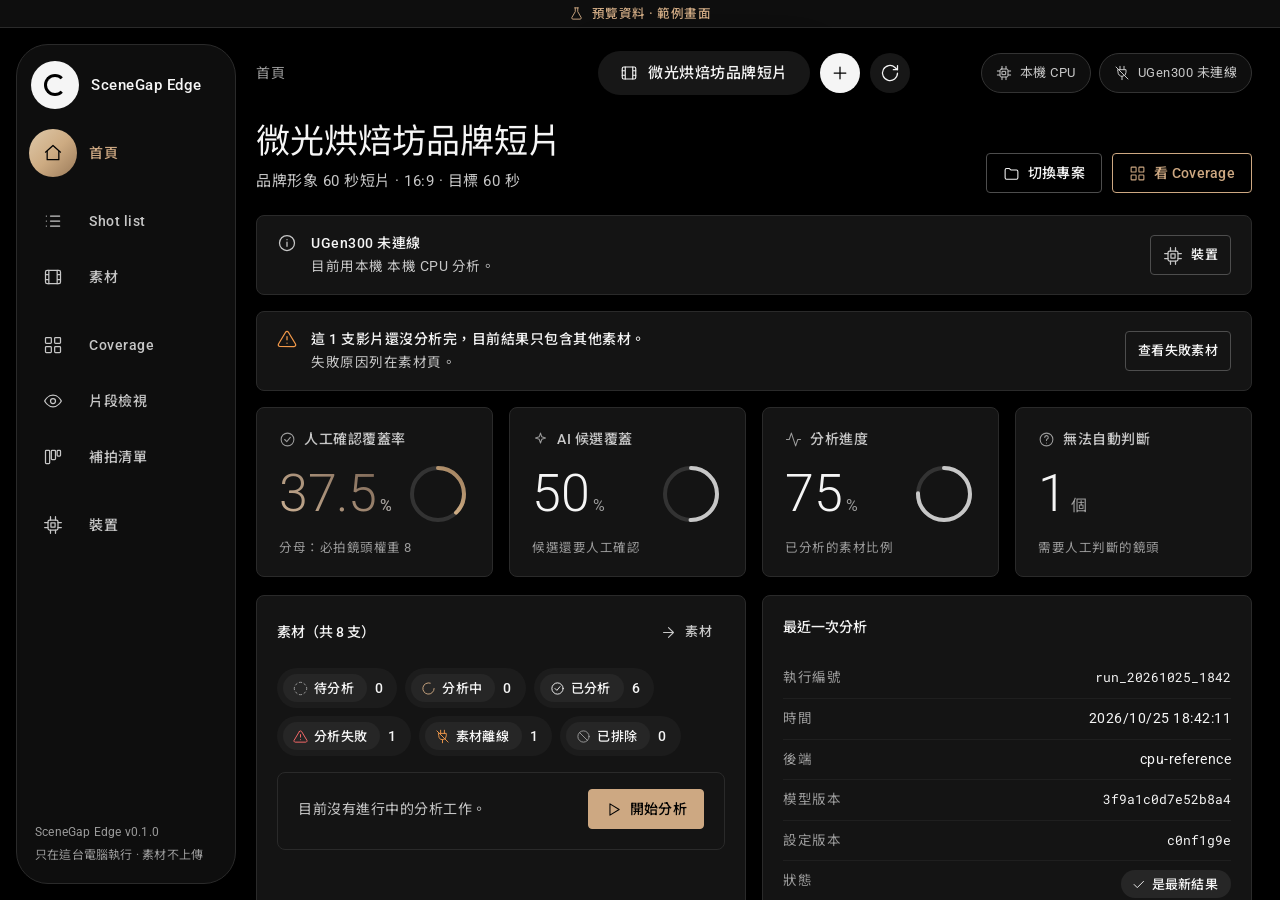
<file: docs/ui_preview/preview.html>
<!doctype html>
<html lang="zh-Hant">
<head>
  <meta charset="utf-8">
  <meta name="viewport" content="width=device-width, initial-scale=1">
  <meta name="sg-token" content="preview-no-token">
  <meta name="color-scheme" content="dark">
  <meta name="theme-color" content="#000000">
  <title>SceneGap Edge — UI 預覽</title>
  <link rel="preconnect" href="https://fonts.googleapis.com">
  <link rel="preconnect" href="https://fonts.gstatic.com" crossorigin>
  <link rel="stylesheet" href="https://fonts.googleapis.com/css2?family=Roboto:wght@300;400;500;700&family=Roboto+Mono:wght@400;500&family=Noto+Sans+TC:wght@300;400;500;700&display=swap">
  <link rel="stylesheet" href="../../web/style.css">
  <script>
  /* Sample responses shaped like the /api/v1 contract. Not measured data: the page shows a
     "預覽資料" ribbon whenever window.SG_PREVIEW is set. */
  (function () {
    var vm = /[?&]variant=(\w+)/.exec(location.search);
    if (vm && !window.SG_PREVIEW_VARIANT) window.SG_PREVIEW_VARIANT = vm[1];   // ?variant=outdated | job
    // Abstract placeholder "frames" (SVG gradients + shapes), one per asset. No real footage.
    function frame(h1, h2, shape, label) {
      var shapes = {
        oven: '<rect x="70" y="40" width="180" height="110" rx="8" fill="#1a0f08" stroke="#ffb35c" stroke-width="3"/><rect x="88" y="58" width="144" height="74" rx="4" fill="#ff8a2a" opacity=".55"/><ellipse cx="160" cy="112" rx="46" ry="12" fill="#e0a060"/>',
        cup: '<ellipse cx="160" cy="98" rx="62" ry="20" fill="#3a2414"/><path d="M98 98 q0 58 62 58 q62 0 62-58" fill="#efe6dc"/><path d="M140 96 q20-18 40 0 q-20 10-40 0" fill="#f6ead8"/>',
        store: '<rect x="40" y="60" width="240" height="110" fill="#2b2f3a"/><rect x="60" y="34" width="200" height="34" rx="4" fill="#f2d39b"/><rect x="70" y="92" width="70" height="78" fill="#86b7d6" opacity=".6"/><rect x="180" y="92" width="80" height="50" fill="#86b7d6" opacity=".6"/>',
        window: '<rect x="20" y="20" width="280" height="140" fill="#8fb8d8" opacity=".35"/><circle cx="150" cy="96" r="30" fill="#e8c4a0"/><rect x="118" y="126" width="64" height="44" rx="12" fill="#5b6c8f"/>',
        board: '<rect x="50" y="26" width="220" height="130" rx="6" fill="#1d2a22" stroke="#8a6a45" stroke-width="6"/><path d="M76 62h120M76 86h150M76 110h96M76 134h132" stroke="#e8e8e0" stroke-width="5" stroke-linecap="round" opacity=".75"/>',
        dough: '<ellipse cx="160" cy="118" rx="96" ry="36" fill="#f0dcc0"/><ellipse cx="120" cy="96" rx="34" ry="22" fill="#d9a77c"/><ellipse cx="204" cy="98" rx="34" ry="22" fill="#d9a77c"/>',
        counter: '<rect x="0" y="120" width="320" height="60" fill="#3d2a1c"/><circle cx="100" cy="76" r="24" fill="#e2b48c"/><rect x="74" y="100" width="52" height="40" rx="10" fill="#2f6f5a"/><circle cx="226" cy="80" r="24" fill="#c99470"/><rect x="200" y="104" width="52" height="36" rx="10" fill="#7a4f8f"/>',
      };
      var svg = '<svg xmlns="http://www.w3.org/2000/svg" width="320" height="180" viewBox="0 0 320 180">' +
        '<defs><linearGradient id="g" x1="0" y1="0" x2="1" y2="1"><stop offset="0" stop-color="' + h1 + '"/><stop offset="1" stop-color="' + h2 + '"/></linearGradient>' +
        '<radialGradient id="v" cx=".5" cy=".5" r=".75"><stop offset=".55" stop-color="#000" stop-opacity="0"/><stop offset="1" stop-color="#000" stop-opacity=".55"/></radialGradient></defs>' +
        '<rect width="320" height="180" fill="url(#g)"/>' + (shapes[shape] || '') + '<rect width="320" height="180" fill="url(#v)"/>' +
        '<text x="312" y="172" text-anchor="end" font-family="monospace" font-size="10" fill="#fff" opacity=".6">' + label + '</text></svg>';
      return 'data:image/svg+xml;charset=utf-8,' + encodeURIComponent(svg);
    }

    var PID = 'p_8c1d2e';
    var assets = [
      { asset_id: 'a_7f3c01', sha256: '7f3c01e9…', capture_id: 'A001_C003', status: 'analyzed', error_code: null, error_msg: null, duration_ms: 48210,
        probe: { codec: 'h264', width: 1920, height: 1080, rotation: 0, avg_fps: 29.97, vfr_suspected: false, start_ms: 0, duration_ms: 48210, supported: true, unsupported_reason: null, warnings: [] },
        locations: ['Day1/A001_C003_0412.mov'] },
      { asset_id: 'a_7f3c02', sha256: '7f3c02aa…', capture_id: 'A001_C007', status: 'analyzed', error_code: null, error_msg: null, duration_ms: 92040,
        probe: { codec: 'hevc', width: 3840, height: 2160, rotation: 0, avg_fps: 25, vfr_suspected: false, start_ms: 0, duration_ms: 92040, supported: true, unsupported_reason: null, warnings: [] },
        locations: ['Day1/A001_C007_0412.mov', 'Backup/Day1/A001_C007_0412.mov'] },
      { asset_id: 'a_7f3c03', sha256: '7f3c03b1…', capture_id: 'A002_C001', status: 'analyzed', error_code: null, error_msg: null, duration_ms: 31500,
        probe: { codec: 'h264', width: 1920, height: 1080, rotation: 0, avg_fps: 59.94, vfr_suspected: false, start_ms: 0, duration_ms: 31500, supported: true, unsupported_reason: null, warnings: [] },
        locations: ['Day1/A002_C001_0412.mp4'] },
      { asset_id: 'a_7f3c04', sha256: '7f3c04c2…', capture_id: 'IMG_4471', status: 'analyzed', error_code: null, error_msg: null, duration_ms: 22870,
        probe: { codec: 'hevc', width: 1080, height: 1920, rotation: 90, avg_fps: 30.02, vfr_suspected: true, start_ms: 0, duration_ms: 22870, supported: true, unsupported_reason: null, warnings: ['variable frame rate suspected; timestamps use PTS'] },
        locations: ['Day2_B-cam/IMG_4471.MOV'] },
      { asset_id: 'a_7f3c05', sha256: '7f3c05d3…', capture_id: 'IMG_4472', status: 'analyzed', error_code: null, error_msg: null, duration_ms: 64320,
        probe: { codec: 'hevc', width: 1920, height: 1080, rotation: 0, avg_fps: 29.97, vfr_suspected: false, start_ms: 0, duration_ms: 64320, supported: true, unsupported_reason: null, warnings: [] },
        locations: ['Day2_B-cam/IMG_4472.MOV'] },
      { asset_id: 'a_7f3c06', sha256: '7f3c06e4…', capture_id: 'IMG_4480', status: 'analyzed', error_code: null, error_msg: null, duration_ms: 15080,
        probe: { codec: 'h264', width: 1920, height: 1080, rotation: 0, avg_fps: 29.97, vfr_suspected: false, start_ms: 0, duration_ms: 15080, supported: true, unsupported_reason: null, warnings: [] },
        locations: ['Day2_B-cam/IMG_4480.MOV'] },
      { asset_id: 'a_7f3c07', sha256: '7f3c07f5…', capture_id: 'A003_C002', status: 'failed', error_code: 'UNSUPPORTED_CODEC', error_msg: 'no decoder for prores_raw', duration_ms: null,
        probe: { codec: 'prores_raw', width: 4096, height: 2160, rotation: 0, avg_fps: 23.976, vfr_suspected: false, start_ms: 0, duration_ms: 41000, supported: false, unsupported_reason: 'ProRes RAW 需先轉檔為 ProRes 422 或 H.264', warnings: [] },
        locations: ['Day1/A003_C002_0412.mov'] },
      { asset_id: 'a_7f3c08', sha256: '7f3c08a6…', capture_id: 'IMG_4490', status: 'missing', error_code: 'ASSET_MISSING', error_msg: 'file not found under authorized root (drive disconnected?)', duration_ms: 27400,
        probe: { codec: 'hevc', width: 1920, height: 1080, rotation: 0, avg_fps: 29.97, vfr_suspected: false, start_ms: 0, duration_ms: 27400, supported: true, unsupported_reason: null, warnings: [] },
        locations: ['Day2_B-cam/IMG_4490.MOV'] },
    ];

    var C = function (kind, cap, params, hard, note) { return { kind: kind, capability: cap, params: params || {}, hard: hard !== false, note: note || '' }; };
    var reqs = [
      { requirement_id: 'R01', revision: 2, source_text: '老闆把剛出爐的麵包從烤箱拿出來', query_en: 'a baker taking freshly baked bread out of an oven', required: true, weight: 2, min_duration_ms: 3000, min_takes: 1, confirmed: true, excluded_reason: null,
        constraints: [C('semantic', 'auto', {}), C('duration', 'auto', { min_ms: 3000, handles_ms: 1000 })] },
      { requirement_id: 'R02', revision: 1, source_text: '咖啡師拉花特寫', query_en: 'close-up of a barista pouring latte art into a cup', required: true, weight: 1, min_duration_ms: 2000, min_takes: 1, confirmed: true, excluded_reason: null,
        constraints: [C('semantic', 'auto', {}), C('composition', 'manual', {}, true, '特寫，杯口佔畫面一半以上')] },
      { requirement_id: 'R03', revision: 1, source_text: '店門口招牌與街景的開場空鏡', query_en: 'establishing shot of a small bakery storefront with its sign on a street', required: true, weight: 1, min_duration_ms: 5000, min_takes: 1, confirmed: true, excluded_reason: null,
        constraints: [C('semantic', 'auto', {}), C('duration', 'auto', { min_ms: 5000, handles_ms: 1000 }), C('composition', 'manual', {}, false, '全景，招牌置中')] },
      { requirement_id: 'R04', revision: 3, source_text: '客人在窗邊座位微笑咬下可頌', query_en: 'a customer by the window smiling and taking a bite of a croissant', required: true, weight: 1, min_duration_ms: 2500, min_takes: 2, confirmed: true, excluded_reason: null,
        constraints: [C('semantic', 'auto', {}), C('takes', 'auto', { min: 2 }), C('action', 'unsupported', {}, false, '咬下動作的時間點')] },
      { requirement_id: 'R05', revision: 1, source_text: '黑板菜單上的手寫字清楚可讀', query_en: 'chalkboard menu with clearly readable handwritten text', required: true, weight: 1, min_duration_ms: 2000, min_takes: 1, confirmed: true, excluded_reason: null,
        constraints: [C('semantic', 'auto', {}), C('readable_text', 'manual', {}, true, '需人工確認字跡可讀')] },
      { requirement_id: 'R06', revision: 1, source_text: '揉麵團的手部特寫（可做慢動作）', query_en: 'close-up of hands kneading dough on a floured table', required: true, weight: 1, min_duration_ms: 3000, min_takes: 1, confirmed: true, excluded_reason: null,
        constraints: [C('semantic', 'auto', {}), C('quality', 'auto', { max_blur_fraction: 0.2 })] },
      { requirement_id: 'R07', revision: 2, source_text: '店員和客人同框的結帳畫面', query_en: 'a cashier and a customer together at the counter during checkout', required: true, weight: 1, min_duration_ms: 4000, min_takes: 2, confirmed: true, excluded_reason: null,
        constraints: [C('co_occur', 'auto', { queries: ['a cashier behind a counter', 'a customer paying'] }), C('takes', 'auto', { min: 2 }), C('composition', 'manual', {}, false, '兩人同時入鏡')] },
      { requirement_id: 'R08', revision: 1, source_text: '品牌 Logo 結尾畫面', query_en: 'brand logo end card on a plain background', required: true, weight: 1, min_duration_ms: 3000, min_takes: 1, confirmed: false, excluded_reason: null,
        constraints: [C('semantic', 'auto', {})] },
    ];
    var R = function (id) { return reqs.filter(function (r) { return r.requirement_id === id; })[0]; };
    var cond = function (kind, verdict, reason) { return { kind: kind, verdict: verdict, reason: reason }; };
    var cand = function (aid, shot, s, e, cap, score, overall, conds) { return { asset_id: aid, asset_sha256: aid + '…', shot: shot, start_ms: s, end_ms: e, capture_id: cap, ranking_score: score, overall: overall, source: 'model', conditions: conds }; };
    var auto = function (rid, status, zh, reasons, cands) { return { status: status, status_zh: zh, reasons: reasons, scope_complete: false, revision: R(rid).revision, candidates: cands }; };

    var rows = [
      { requirement: R('R01'), auto: auto('R01', 'candidate', '有候選，待確認', [], [
          cand('a_7f3c01', 3, 12480, 17920, 'A001_C003', 0.3124, 'pass', [cond('semantic', 'pass', '語意候選'), cond('duration', 'pass', '連續 5.4 秒 ≥ 3.0 秒')]),
          cand('a_7f3c01', 5, 30120, 33060, 'A001_C003', 0.2911, 'unknown', [cond('semantic', 'pass', '語意候選'), cond('duration', 'unknown', '已確認 2.4 秒、最多 3.2 秒；需加密取樣或人工播放')]),
          cand('a_7f3c02', 11, 40100, 42300, 'A001_C007', 0.2807, 'fail', [cond('semantic', 'pass', '語意候選'), cond('duration', 'fail', '最多連續 2.2 秒，需求為 3.0 秒')]),
        ]), auto_outdated: false, human_confirmed: true, human_exception: false },
      { requirement: R('R02'), auto: auto('R02', 'candidate', '有候選，待確認', ['NEEDS_MANUAL'], [
          cand('a_7f3c03', 2, 3200, 7850, 'A002_C001', 0.2983, 'unknown', [cond('semantic', 'pass', '語意候選'), cond('composition', 'unknown', 'composition: 需要人工確認')]),
        ]), auto_outdated: false, human_confirmed: false, human_exception: false },
      { requirement: R('R03'), auto: auto('R03', 'partial', '部分符合', ['DURATION_SHORT'], [
          cand('a_7f3c05', 0, 0, 3120, 'IMG_4472', 0.2761, 'fail', [cond('semantic', 'pass', '語意候選'), cond('duration', 'fail', '最多連續 3.1 秒，需求為 5.0 秒')]),
        ]), auto_outdated: false, human_confirmed: false, human_exception: false },
      { requirement: R('R04'), auto: auto('R04', 'not_found', '在已分析範圍未找到', ['NO_CANDIDATE', 'SCOPE_INCOMPLETE'], []), auto_outdated: false, human_confirmed: false, human_exception: false },
      { requirement: R('R05'), auto: auto('R05', 'unverifiable', '無法自動確認', ['NEEDS_MANUAL'], [
          cand('a_7f3c02', 18, 55000, 61400, 'A001_C007', 0.2542, 'unknown', [cond('semantic', 'pass', '語意候選'), cond('readable_text', 'unknown', 'readable_text: 需要人工確認')]),
        ]), auto_outdated: false, human_confirmed: false, human_exception: false },
      { requirement: R('R06'), auto: auto('R06', 'partial', '部分符合', ['QUALITY_WARNING'], [
          cand('a_7f3c04', 1, 2100, 6400, 'IMG_4471', 0.3011, 'fail', [cond('semantic', 'pass', '語意候選'), cond('quality', 'fail', '模糊取樣比例 33%（上限 20%）')]),
        ]), auto_outdated: false, human_confirmed: true, human_exception: true },
      { requirement: R('R07'), auto: auto('R07', 'partial', '部分符合', ['TAKES_SHORT'], [
          cand('a_7f3c06', 0, 1000, 8200, 'IMG_4480', 0.2664, 'unknown', [cond('co_occur', 'pass', '同一時段的語意候選'), cond('duration', 'pass', '連續 7.2 秒 ≥ 4.0 秒'), cond('takes', 'unknown', '依獨立 take 數另行計算')]),
          cand('a_7f3c06', 2, 10400, 14600, 'IMG_4480', 0.2519, 'unknown', [cond('co_occur', 'pass', '同一時段的語意候選'), cond('duration', 'pass', '連續 4.2 秒 ≥ 4.0 秒'), cond('takes', 'unknown', '依獨立 take 數另行計算')]),
        ]), auto_outdated: false, human_confirmed: false, human_exception: false },
      { requirement: R('R08'), auto: auto('R08', 'draft', '草稿（未確認）', [], []), auto_outdated: false, human_confirmed: false, human_exception: false },
    ];
    var scope = {};
    assets.forEach(function (a) { scope[a.asset_id] = a.status; });

    var coverage = {
      run: { run_id: 'run_20261025_1842', created_at: '2026-10-25T18:42:11', backend: 'cpu-reference', model_fingerprint: '3f9a1c0d7e52b8a4', config_hash: 'c0nf1g9e', code_version: '0.1.0' },
      outdated: false,
      coverage: { human_confirmed: 0.375, ai_candidate: 0.5, analysis_progress: 0.75, denominator_weight: 8, unknown_count: 1 },
      requirements: rows, scope: scope,
    };
    if (window.SG_PREVIEW_VARIANT === 'outdated') {
      coverage.outdated = true; coverage.coverage.ai_candidate = null;
      rows[2].auto = null; rows[2].auto_outdated = true;
    }

    var reshoots = [
      { requirement_id: 'R03', requirement_revision: 1, source_text: R('R03').source_text, kind: 'review_first', review_first: true, reasons: ['DURATION_SHORT'], reasons_zh: ['連續時長不足'],
        best_candidate: { asset_id: 'a_7f3c05', start_ms: 0, end_ms: 3120, shortfalls: ['最多連續 3.1 秒，需求為 5.0 秒'] }, min_continuous_s: 5, handles: '前後各 1.0 秒',
        composition: '全景，招牌置中', props: '依需求原文', verify_by: '重新匯入後自動比對語意與連續時長，再由人播放確認；composition 由人工確認', status: 'proposed' },
      { requirement_id: 'R05', requirement_revision: 1, source_text: R('R05').source_text, kind: 'review_first', review_first: true, reasons: ['NEEDS_MANUAL'], reasons_zh: ['含需人工確認的條件'],
        best_candidate: { asset_id: 'a_7f3c02', start_ms: 55000, end_ms: 61400, shortfalls: ['readable_text: 需要人工確認'] }, min_continuous_s: 2, handles: '未指定',
        composition: '依需求原文', props: '依需求原文', verify_by: '重新匯入後自動比對語意與連續時長，再由人播放確認；readable_text 由人工確認', status: 'confirmed' },
      { requirement_id: 'R07', requirement_revision: 2, source_text: R('R07').source_text, kind: 'review_first', review_first: true, reasons: ['TAKES_SHORT'], reasons_zh: ['獨立 take 數不足'],
        best_candidate: { asset_id: 'a_7f3c06', start_ms: 1000, end_ms: 8200, shortfalls: ['依獨立 take 數另行計算'] }, min_continuous_s: 4, handles: '未指定',
        composition: '兩人同時入鏡', props: '依需求原文', verify_by: '重新匯入後自動比對語意與連續時長，再由人播放確認；composition 由人工確認', status: 'proposed' },
      { requirement_id: 'R04', requirement_revision: 3, source_text: R('R04').source_text, kind: 'reshoot_proposed', review_first: false, reasons: ['NO_CANDIDATE', 'SCOPE_INCOMPLETE'], reasons_zh: ['已分析範圍內沒有候選', '仍有素材未分析或失敗'],
        best_candidate: null, min_continuous_s: 2.5, handles: '未指定', composition: '依需求原文', props: '可頌、窗邊座位',
        verify_by: '重新匯入後自動比對語意與連續時長，再由人播放確認；action 由人工確認', status: 'shooting' },
    ];

    var device = { available: false, backend: 'hailo', model: null, interface: null, driver: null, firmware: null, runtime: null,
      reason: 'HailoRT Python package (hailo_platform) not installed', compatibility_verified: false };
    var manifest = { model_id: 'clip-vit-b-32', version: 'openai-2021-01', purpose: 'image-text retrieval (frame embedding)', target_arch: 'x86_64 CPU (ONNX Runtime)',
      interface: 'cpu', input_size: 224, embedding_dimension: 512, paired_text_encoder: 'clip-vit-b-32-text', preprocess_id: 'clip-224-center-crop-v1', quantization: 'fp32',
      artifact_sha256: null, license_reference: 'MIT (OpenAI CLIP)', runtime_version: 'onnxruntime 1.19.2', compatibility_verified: false, fingerprint: '3f9a1c0d7e52b8a4' };

    var P = '/projects/' + PID;
    var routes = {};
    routes['GET /health'] = { service: 'scenegap-edge', version: '0.1.0', db: 'ok', active_backend: 'cpu-reference', npu_active: false, device: { available: false, reason: device.reason } };
    routes['GET /device/status'] = { device: device, active_backend: 'cpu-reference', manifest: manifest, note: 'NPU results are reported only when a UGen300 answered the scan and a validated HEF ran.' };
    routes['GET ' + P] = { project: { id: PID, name: '微光烘焙坊品牌短片', purpose: '品牌形象 60 秒短片', aspect: '16:9', target_len_s: 60, language: 'zh-TW', created_at: '2026-10-24T09:12:00' },
      assets: { pending: 0, analyzing: 0, analyzed: 6, failed: 1, missing: 1, excluded: 0 },
      roots: [{ id: 'r_01', path: 'D:\\Footage\\Bakery_Day1' }, { id: 'r_02', path: 'D:\\Footage\\Bakery_Day2_B-cam' }] };
    routes['GET ' + P + '/requirements'] = reqs;
    routes['GET ' + P + '/assets'] = assets;
    routes['GET ' + P + '/coverage'] = coverage;
    routes['GET ' + P + '/reshoots'] = reshoots;
    routes['GET /projects'] = [
      { id: PID, name: '微光烘焙坊品牌短片', purpose: '品牌形象 60 秒短片', aspect: '16:9', target_len_s: 60, created_at: '2026-10-24T09:12:00' },
      { id: 'p_51aa07', name: '咖啡豆產地紀錄（第二集）', purpose: 'YouTube 長片', aspect: '16:9', target_len_s: 600, created_at: '2026-10-12T14:03:00' },
      { id: 'p_0b9e33', name: '新品上市直式短影音', purpose: 'Reels / Shorts', aspect: '9:16', target_len_s: 30, created_at: '2026-09-30T10:40:00' } ];
    routes['GET ' + P + '/jobs'] = window.SG_PREVIEW_VARIANT === 'job'
      ? [{ job_id: 'j_demo', project_id: PID, state: 'running', stage: 'analyzing assets', done: 5, total: 8, failed: 1, error: null, payload: {} }] : [];
    routes['GET ' + P + '/decisions'] = [
      { id: 'd_01', project_id: PID, requirement_id: 'R01', revision: 1, asset_sha: '7f3c02aa…', start_ms: 40100, end_ms: 42300, decision: 'accepted', reason: '', source: 'model', actor: 'local-user', ts: '2026-10-24T16:20:05' },
      { id: 'd_02', project_id: PID, requirement_id: 'R01', revision: 2, asset_sha: '7f3c02aa…', start_ms: 40100, end_ms: 42300, decision: 'accepted', reason: '', source: 'model', actor: 'local-user', ts: '2026-10-25T18:50:12' },
      { id: 'd_03', project_id: PID, requirement_id: 'R01', revision: 2, asset_sha: '7f3c02aa…', start_ms: 40100, end_ms: 42300, decision: 'rejected', reason: '撤銷先前的「接受」決策', source: 'model', actor: 'local-user', ts: '2026-10-25T18:52:40' },
      { id: 'd_04', project_id: PID, requirement_id: 'R01', revision: 2, asset_sha: '7f3c01e9…', start_ms: 12480, end_ms: 17920, decision: 'accepted', reason: '烤箱門打開到麵包出爐完整', source: 'model', actor: 'local-user', ts: '2026-10-25T18:55:31' },
      { id: 'd_05', project_id: PID, requirement_id: 'R06', revision: 1, asset_sha: '7f3c04c2…', start_ms: 2100, end_ms: 6400, decision: 'overridden', reason: '客戶同意：慢動作段落可接受輕微模糊', source: 'model', actor: 'local-user', ts: '2026-10-25T19:02:10' } ];
    routes['GET /jobs/j_demo'] = { job_id: 'j_demo', project_id: PID, state: 'running', stage: 'analyzing assets', done: 5, total: 8, failed: 1, error: null, payload: {} };
    routes['POST ' + P + '/search'] = { query_en: '', note: 'ranking_score is a similarity, not a probability', results: [
      { asset_id: 'a_7f3c01', shot: 3, best_ms: 14200, shot_start_ms: 11800, shot_end_ms: 18400, ranking_score: 0.3124, above_threshold: true },
      { asset_id: 'a_7f3c02', shot: 11, best_ms: 41000, shot_start_ms: 39500, shot_end_ms: 42300, ranking_score: 0.2807, above_threshold: true },
      { asset_id: 'a_7f3c06', shot: 0, best_ms: 3000, shot_start_ms: 0, shot_end_ms: 9100, ranking_score: 0.2112, above_threshold: false } ] };

    window.SG_PREVIEW = {
      project_id: PID,
      routes: routes,
      frames: {
        a_7f3c01: frame('#4a2a14', '#120a06', 'oven', 'A001_C003'),
        a_7f3c02: frame('#20302a', '#0c1210', 'board', 'A001_C007'),
        a_7f3c03: frame('#5a3a22', '#1a0f08', 'cup', 'A002_C001'),
        a_7f3c04: frame('#6b5a44', '#2a2018', 'dough', 'IMG_4471'),
        a_7f3c05: frame('#3a4a66', '#141a26', 'store', 'IMG_4472'),
        a_7f3c06: frame('#5a3c2a', '#1c120c', 'counter', 'IMG_4480'),
      },
    };
  })();
  </script>
</head>
<body>
  <a class="skip-link" href="#main">跳到主要內容</a>
  <div class="app" id="app">
    <nav class="sidebar" aria-label="主選單">
      <div class="brand">
        <span class="brand-mark" aria-hidden="true"></span>
        <span class="brand-text"><strong>SceneGap</strong> Edge</span>
      </div>
      <ul class="nav" id="nav"></ul>
      <div class="sidebar-foot" id="sidebar-foot"></div>
    </nav>
    <header class="topbar" id="topbar"></header>
    <main class="main" id="main" tabindex="-1">
      <div class="loading" role="status">載入中…</div>
    </main>
  </div>
  <div class="toasts" id="toasts" role="region" aria-live="polite" aria-label="通知"></div>
  <script src="../../web/app.js"></script>
</body>
</html>
</file>
<file: site/style.css>
/* SceneGap Edge project page. Same palette and shapes as the app (web/style.css, docs/ui_preview/DESIGN_SPEC_v3.md):
   black and charcoal surfaces, greyscale text, one champagne-bronze accent, pill chips, round controls.
   No ASUS or ProArt marks. No build step. */
:root {
  --bg: #000000;
  --ink: #0F0F11;
  --card: #141414;
  --card-2: #1C1C1C;
  --card-3: #262626;
  --line: #2A2A2A;
  --line-2: #333333;
  --ctl-line: #4D4D4D;
  --glass: rgba(51, 51, 51, .45);
  --text: #F5F5F5;
  --text-2: #C7C7C7;
  --text-3: #9B9B9B;
  --bronze: #CDA882;
  --bronze-hi: #D7B286;
  --grad: linear-gradient(135deg, #DFC9A9, #CDAB82 50.78%, #9A7A59);
  --grad-text: linear-gradient(39deg, #CEB497, #766050);
  --st-partial: #F2994A;
  --st-miss: #FF6B6B;
  --r-card: 8px;
  --r-pill: 80px;
  --r-stage: 32px;
  --font: "Roboto", "Noto Sans TC", "Microsoft JhengHei", "PingFang TC", system-ui, -apple-system, "Segoe UI", sans-serif;
  --mono: "Roboto Mono", "Cascadia Mono", Consolas, ui-monospace, monospace;
  --wrap: 1120px;
  --gutter: 24px;
  color-scheme: dark;
}

* { box-sizing: border-box; }
html { scroll-behavior: smooth; scroll-padding-top: 88px; }
body {
  margin: 0; background: var(--bg); color: var(--text-2);
  font: 400 16px/1.6 var(--font); letter-spacing: .3px; -webkit-font-smoothing: antialiased;
  overflow-x: hidden;
}
img, video { max-width: 100%; height: auto; display: block; }
a { color: var(--bronze); text-underline-offset: 3px; }
a:hover { color: var(--bronze-hi); }
h1, h2, h3 { margin: 0; color: var(--text); font-weight: 400; letter-spacing: 0; }
p { margin: 0 0 12px; }
p:last-child { margin-bottom: 0; }
strong { color: var(--text); font-weight: 500; }
code { font-family: var(--mono); font-size: .88em; background: var(--card-2); padding: 1px 6px; border-radius: 4px; letter-spacing: 0; color: var(--text); }
.num { font-variant-numeric: tabular-nums; letter-spacing: 0; }
.wrap { width: 100%; max-width: var(--wrap); margin: 0 auto; padding: 0 var(--gutter); }
.sr-only { position: absolute; width: 1px; height: 1px; overflow: hidden; clip: rect(0 0 0 0); white-space: nowrap; }

:focus-visible { outline: 2px solid var(--bronze); outline-offset: 2px; box-shadow: 0 0 0 2px #000; border-radius: 4px; }
.skip-link { position: absolute; left: 12px; top: -60px; z-index: 100; background: var(--bronze); color: #000; padding: 8px 16px; border-radius: var(--r-pill); text-decoration: none; font-weight: 500; }
.skip-link:focus { top: 12px; }

/* ---------- top bar: brand + glass pill nav ---------- */
.top {
  position: sticky; top: 0; z-index: 50; padding: 12px 0;
  background: linear-gradient(180deg, rgba(0,0,0,.92), rgba(0,0,0,.72) 70%, rgba(0,0,0,0));
}
.top .wrap { display: flex; align-items: center; gap: 16px; }
.brand { display: inline-flex; align-items: center; gap: 12px; color: var(--text); text-decoration: none; font-weight: 500; font-size: 16px; white-space: nowrap; }
.brand-mark { width: 40px; height: 40px; border-radius: 50%; background: var(--text); position: relative; flex: none; }
.brand-mark::after { content: ""; position: absolute; inset: 11px; border-radius: 50%; border: 3px solid #000; border-right-color: transparent; }
.nav {
  margin-left: auto; display: flex; align-items: center; gap: 2px; padding: 4px;
  background: var(--glass); backdrop-filter: blur(16px); -webkit-backdrop-filter: blur(16px);
  border-radius: var(--r-pill); box-shadow: 0 12px 40px rgba(0,0,0,.55);
}
.nav a { color: var(--text-2); text-decoration: none; font-size: 14px; font-weight: 500; padding: 8px 14px; border-radius: var(--r-pill); white-space: nowrap; }
.nav a:hover { color: var(--text); background: rgba(255,255,255,.06); }
.nav a.is-active { color: var(--bronze); }
.nav .nav-cta { background: var(--grad); color: #000; }
.nav .nav-cta:hover { color: #000; background: var(--bronze-hi); }

/* ---------- buttons and pills ---------- */
.btn {
  display: inline-flex; align-items: center; gap: 8px; height: 44px; padding: 0 22px; border-radius: var(--r-pill);
  font-weight: 500; font-size: 15px; text-decoration: none; border: 1px solid var(--ctl-line); color: var(--text); background: #0E0E0E;
  white-space: nowrap;
}
.btn:hover { border-color: var(--text-3); color: var(--text); }
.btn.primary { background: var(--grad); border-color: transparent; color: #000; }
.btn.primary:hover { background: var(--bronze-hi); color: #000; }
.btn svg { width: 18px; height: 18px; flex: none; }
.pill {
  display: inline-flex; align-items: center; gap: 6px; height: 30px; padding: 0 12px; border-radius: var(--r-pill);
  font-size: 13px; font-weight: 500; border: 1px solid var(--line-2); color: var(--text-2); white-space: nowrap; background: #0E0E0E;
}
.pill.ai { border-color: var(--bronze); color: var(--bronze); }
.pill.human { background: var(--text); color: #000; border-color: var(--text); }
.pill .dot { width: 8px; height: 8px; border-radius: 50%; background: currentColor; }
.pill.partial .dot { background: var(--st-partial); }
.pill.miss .dot { background: var(--st-miss); }
.pill.grey .dot { background: var(--text-3); }

/* ---------- hero ---------- */
.hero { padding: 40px 0 72px; }
.hero-grid { display: grid; grid-template-columns: minmax(0, 5fr) minmax(0, 7fr); gap: 48px; align-items: center; }
.eyebrow { font-size: 14px; color: var(--text-3); margin-bottom: 16px; font-weight: 500; }
.hero h1 { font-size: clamp(36px, 5.2vw, 60px); line-height: 1.08; margin-bottom: 20px; }
.hero .lead { font-size: 18px; line-height: 1.6; color: var(--text-2); margin-bottom: 28px; }
.hero-actions { display: flex; flex-wrap: wrap; gap: 12px; margin-bottom: 24px; }
.hero-meta { display: flex; flex-wrap: wrap; gap: 8px; }
.stage {
  position: relative; border-radius: var(--r-stage); overflow: hidden; background: var(--ink);
  border: 1px solid var(--line); box-shadow: 0 30px 80px rgba(0,0,0,.6);
}
.stage video { width: 100%; aspect-ratio: 16 / 10; object-fit: cover; background: #000; }
.stage-cap { font-size: 13px; color: var(--text-3); padding: 12px 20px 14px; border-top: 1px solid var(--line); background: var(--card); }

/* ---------- sections ---------- */
section { padding: 72px 0; }
section + section { border-top: 1px solid #111; }
.sec-head { max-width: 760px; margin-bottom: 36px; }
.sec-kicker { font-size: 14px; font-weight: 500; color: var(--bronze); margin-bottom: 8px; }
.sec-head h2 {
  font-size: clamp(28px, 3.6vw, 40px); line-height: 1.15; margin-bottom: 14px;
  background: var(--grad-text); -webkit-background-clip: text; background-clip: text; color: transparent;
}
.sec-head p { font-size: 17px; }

.card { background: var(--card); border: 1px solid var(--line); border-radius: var(--r-card); padding: 24px; min-width: 0; }
.card h3 { font-size: 17px; font-weight: 500; margin-bottom: 10px; }
.grid-2 { display: grid; grid-template-columns: repeat(2, minmax(0, 1fr)); gap: 16px; }
.grid-3 { display: grid; grid-template-columns: repeat(3, minmax(0, 1fr)); gap: 16px; }

/* problem: timeline card */
.timeline { display: grid; grid-template-columns: auto 1fr; gap: 6px 18px; align-items: baseline; margin: 4px 0 16px; }
.timeline .t { font-size: 28px; font-weight: 300; color: var(--text); font-variant-numeric: tabular-nums; letter-spacing: 0; }
.compare { width: 100%; border-collapse: collapse; font-size: 15px; }
.compare th, .compare td { text-align: left; padding: 10px 8px; border-bottom: 1px solid var(--line); vertical-align: top; }
.compare th { color: var(--text-3); font-weight: 500; font-size: 13px; }
.compare td:first-child { color: var(--text); }
.yes { color: var(--text); }
.no { color: var(--text-3); }

/* how it works: flow of steps */
.flow { list-style: none; margin: 0 0 28px; padding: 0; display: grid; grid-template-columns: repeat(4, minmax(0, 1fr)); gap: 16px; counter-reset: step; }
.flow li { position: relative; background: var(--card); border: 1px solid var(--line); border-radius: var(--r-card); padding: 20px 20px 22px; counter-increment: step; min-width: 0; }
.flow li::before {
  content: counter(step); display: grid; place-items: center; width: 36px; height: 36px; border-radius: 50%;
  background: var(--card-3); color: var(--text); font-weight: 500; font-size: 15px; margin-bottom: 14px;
}
.flow li.accent::before { background: var(--grad); color: #000; }
.flow h3 { font-size: 16px; font-weight: 500; margin-bottom: 6px; }
.flow p { font-size: 14.5px; }
.statuses { display: flex; flex-wrap: wrap; gap: 8px; margin-top: 8px; }
.note { font-size: 14px; color: var(--text-3); }

/* walkthrough */
.steps { display: flex; flex-direction: column; gap: 56px; }
.step { display: grid; grid-template-columns: minmax(0, 7fr) minmax(0, 4fr); gap: 32px; align-items: center; }
.step:nth-child(even) { grid-template-columns: minmax(0, 4fr) minmax(0, 7fr); }
.step:nth-child(even) .shot { order: 2; }
.shot { margin: 0; border-radius: 20px; overflow: hidden; background: var(--ink); border: 1px solid var(--line); position: relative; }
.shot img { width: 100%; }
.step-n { font-size: 14px; font-weight: 500; color: var(--bronze); margin-bottom: 6px; }
.step h3 { font-size: 24px; font-weight: 400; margin-bottom: 12px; }
.step p { font-size: 15.5px; }
.tag { display: inline-block; font-size: 12.5px; font-weight: 500; color: var(--text-3); border: 1px solid var(--line-2); border-radius: var(--r-pill); padding: 2px 10px; margin-bottom: 12px; }
.glossary { margin: 12px 0 0; padding: 0; list-style: none; display: grid; gap: 6px; font-size: 14.5px; }
.glossary li { display: flex; gap: 10px; align-items: baseline; }
.glossary .zh { color: var(--text); font-weight: 500; flex: none; min-width: 5.5em; }
.play-btn {
  position: absolute; right: 12px; bottom: 12px; display: none; height: 36px; padding: 0 14px; border-radius: var(--r-pill);
  border: 0; background: var(--grad); color: #000; font: 500 13px var(--font); cursor: pointer;
}
.thumbs { display: grid; grid-template-columns: repeat(2, minmax(0, 1fr)); gap: 16px; margin-top: 56px; }
.thumbs figure { margin: 0; }
.thumbs figcaption, .shot-cap { font-size: 14px; color: var(--text-3); margin-top: 10px; }

/* results */
.kpis { display: grid; grid-template-columns: repeat(3, minmax(0, 1fr)); gap: 16px; margin-bottom: 32px; }
.kpi .k-label { font-size: 14px; font-weight: 500; color: var(--text-2); margin-bottom: 10px; }
.kpi .k-num { font-size: clamp(40px, 5vw, 54px); font-weight: 300; line-height: 1; color: var(--text); letter-spacing: 0; font-variant-numeric: tabular-nums; }
.kpi .k-num small { font-size: 16px; color: var(--text-3); margin-left: 6px; font-weight: 400; }
.kpi .k-num.grad { background: var(--grad-text); -webkit-background-clip: text; background-clip: text; color: transparent; }
.kpi .k-sub { font-size: 14px; color: var(--text-3); margin-top: 12px; }
.bars { display: grid; gap: 14px; }
.bar-row { display: grid; grid-template-columns: minmax(0, 1fr) auto; gap: 6px 14px; align-items: center; font-size: 14.5px; }
.bar-row .bar { grid-column: 1 / -1; grid-row: 2; }
.bar-row .name { color: var(--text); }
.bar { position: relative; height: 10px; border-radius: var(--r-pill); background: var(--line-2); overflow: hidden; }
.bar span { position: absolute; inset: 0 auto 0 0; border-radius: var(--r-pill); background: var(--text-3); }
.bar.main span { background: var(--grad); }
.bar-row .val { font-variant-numeric: tabular-nums; color: var(--text); min-width: 7.5em; text-align: right; letter-spacing: 0; }
.table-wrap { overflow-x: auto; -webkit-overflow-scrolling: touch; border: 1px solid var(--line); border-radius: var(--r-card); background: var(--card); }
.data { width: 100%; border-collapse: collapse; font-size: 14.5px; }
.data th, .data td { text-align: left; padding: 11px 14px; border-bottom: 1px solid var(--line); vertical-align: top; }
.data thead th { color: var(--text-3); font-weight: 500; font-size: 13px; background: var(--card-2); white-space: nowrap; }
.data tbody tr:last-child td { border-bottom: 0; }
.data td.n { font-variant-numeric: tabular-nums; white-space: nowrap; letter-spacing: 0; }
.data tr.hl td { color: var(--text); }
.callout { border-left: 3px solid var(--bronze); padding: 14px 18px; background: var(--card); border-radius: 0 var(--r-card) var(--r-card) 0; margin-top: 24px; font-size: 15px; }

/* hardware */
.route { display: grid; grid-template-columns: minmax(0, 1fr) auto minmax(0, 1fr); gap: 16px; align-items: stretch; margin-bottom: 28px; }
.route .arrow { display: grid; place-items: center; color: var(--text-3); font-size: 22px; }
.route .card.dev { background: radial-gradient(120% 120% at 0% 0%, #2a241d 0%, var(--card) 55%); border-color: #3a3128; }
.route ul { margin: 8px 0 0; padding-left: 18px; font-size: 15px; }
.big-name { font-size: 40px; font-weight: 300; line-height: 1.05; margin: 2px 0 10px; background: var(--grad-text); -webkit-background-clip: text; background-clip: text; color: transparent; }
.spec { display: flex; flex-wrap: wrap; gap: 8px; margin-top: 10px; }

/* roadmap */
.road { list-style: none; margin: 0; padding: 0; display: grid; gap: 10px; }
.road li { display: grid; grid-template-columns: 64px minmax(0, 1fr) minmax(0, 1.2fr); gap: 18px; padding: 16px 20px; background: var(--card); border: 1px solid var(--line); border-radius: var(--r-card); align-items: baseline; }
.road .id { font-family: var(--mono); color: var(--bronze); font-size: 14px; letter-spacing: 0; }
.road .what { color: var(--text); font-weight: 500; }
.road .exit { font-size: 14.5px; color: var(--text-3); }

/* links */
.links { display: grid; grid-template-columns: repeat(3, minmax(0, 1fr)); gap: 16px; }
.link-card { display: block; text-decoration: none; color: var(--text-2); transition: border-color .15s; }
.link-card:hover { border-color: var(--ctl-line); color: var(--text-2); }
.link-card h3 { color: var(--text); display: flex; align-items: center; justify-content: space-between; gap: 8px; }
.link-card h3::after { content: "→"; color: var(--bronze); }
.link-card p { font-size: 14.5px; }

/* credits */
details.credits { background: var(--card); border: 1px solid var(--line); border-radius: var(--r-card); }
details.credits summary { cursor: pointer; padding: 18px 22px; color: var(--text); font-weight: 500; list-style: none; display: flex; justify-content: space-between; gap: 12px; }
details.credits summary::-webkit-details-marker { display: none; }
details.credits summary::after { content: "+"; color: var(--bronze); font-size: 20px; line-height: 1; }
details.credits[open] summary::after { content: "−"; }
details.credits .table-wrap { border: 0; border-top: 1px solid var(--line); border-radius: 0 0 var(--r-card) var(--r-card); }
.credits .data { font-size: 13.5px; }
.credits .data td a { word-break: break-word; }

footer { padding: 40px 0 56px; border-top: 1px solid #111; font-size: 14px; color: var(--text-3); }
footer .wrap { display: grid; gap: 10px; }

/* fade-in on scroll (only with JS and without reduced motion) */
.js .reveal { opacity: 0; transform: translateY(12px); transition: opacity .5s ease, transform .5s ease; }
.js .reveal.in { opacity: 1; transform: none; }

@media (prefers-reduced-motion: reduce) {
  html { scroll-behavior: auto; }
  .js .reveal { opacity: 1; transform: none; transition: none; }
  .play-btn { display: inline-flex; align-items: center; }
  .shot.playing .play-btn { display: none; }
}

/* ---------- responsive ---------- */
@media (max-width: 1000px) {
  .hero-grid { grid-template-columns: minmax(0, 1fr); gap: 32px; }
  .flow { grid-template-columns: repeat(2, minmax(0, 1fr)); }
  .step, .step:nth-child(even) { grid-template-columns: minmax(0, 1fr); gap: 18px; }
  .step:nth-child(even) .shot { order: 0; }
  .kpis { grid-template-columns: repeat(2, minmax(0, 1fr)); }
  .links { grid-template-columns: repeat(2, minmax(0, 1fr)); }
  .route { grid-template-columns: minmax(0, 1fr); }
  .route .arrow { transform: rotate(90deg); }
}
@media (max-width: 760px) {
  :root { --gutter: 16px; }
  .nav a:not(.nav-cta) { display: none; }
  section { padding: 56px 0; }
  .hero { padding: 24px 0 56px; }
  .grid-2, .grid-3, .thumbs, .links { grid-template-columns: minmax(0, 1fr); }
  .flow { grid-template-columns: minmax(0, 1fr); }
  .kpis { grid-template-columns: minmax(0, 1fr); }
  .road li { grid-template-columns: minmax(0, 1fr); gap: 4px; }
  .stage { border-radius: 20px; }
  .card { padding: 20px; }
  .data th, .data td { padding: 9px 10px; }
  .credits .data { font-size: 12.5px; }
}
</file>
<file: web/style.css>
/* SceneGap Edge — design v3 (docs/ui_preview/DESIGN_SPEC_v3.md).
   Layout: floating round tools, pill chips, a dark media stage with filmstrip + range chips (reference R1–R12).
   Colour: ProArt-style palette measured on asus.com/proart — black canvas, greyscale text, one champagne-bronze
   accent (≤ 3 % of the screen). No ASUS/ProArt marks. No build step. */
:root {
  --bg: #000000;
  --card: #141414;
  --card-2: #1C1C1C;
  --card-3: #262626;
  --line: #2A2A2A;
  --line-2: #333333;
  --ctl: #333333;
  --ctl-line: #4D4D4D;
  --glass: rgba(51, 51, 51, .45);
  --text: #F5F5F5;
  --text-2: #C7C7C7;
  --text-3: #9B9B9B;
  --text-4: #757575;
  --bronze: #CDA882;
  --bronze-hi: #D7B286;
  --grad: linear-gradient(135deg, #DFC9A9, #CDAB82 50.78%, #9A7A59);
  --grad-text: linear-gradient(39deg, #CEB497, #766050);
  --st-partial: #F2994A;
  --st-miss: #FF6B6B;
  --st-grey: #9B9B9B;
  --r-card: 8px;
  --r-btn: 4px;
  --r-pill: 80px;
  --r-stage: 32px;
  --rail-w: 104px;
  --top-h: 76px;
  --font: "Roboto", "Noto Sans TC", "Microsoft JhengHei", "PingFang TC", system-ui, sans-serif;
  --mono: "Roboto Mono", "Cascadia Mono", Consolas, monospace;
  --float-shadow: 0 12px 40px rgba(0, 0, 0, .55);
}

* { box-sizing: border-box; }
html, body { height: 100%; }
body {
  margin: 0; background: var(--bg); color: var(--text-2);
  font: 400 14px/1.6 var(--font); letter-spacing: .5px; -webkit-font-smoothing: antialiased;
  min-width: 960px;
}
button, input, select, textarea { font: inherit; color: inherit; letter-spacing: inherit; }
a { color: var(--bronze); }
h1, h2, h3, h4 { margin: 0; color: var(--text); letter-spacing: 0; }
h1 { font-size: 34px; font-weight: 400; line-height: 1.15; }
h2 { font-size: 15px; font-weight: 500; }
h3 { font-size: 14px; font-weight: 500; }
p { margin: 0; }
strong { color: var(--text); font-weight: 500; }
code, .mono { font-family: var(--mono); font-size: 12.5px; letter-spacing: 0; }
.num { font-variant-numeric: tabular-nums; letter-spacing: 0; }
.ico { width: 18px; height: 18px; flex: none; display: inline-block; vertical-align: middle; }
.muted { color: var(--text-2); }
.faint { color: var(--text-3); }
.small { font-size: 12.5px; }
.lead { font-size: 17px; color: var(--text); line-height: 1.5; }
.ellipsis { overflow: hidden; text-overflow: ellipsis; white-space: nowrap; min-width: 0; }
.mb8 { margin-bottom: 8px; }
.grad-text { background: var(--grad-text); -webkit-background-clip: text; background-clip: text; color: transparent; }
.sr-only { position: absolute; width: 1px; height: 1px; overflow: hidden; clip: rect(0 0 0 0); white-space: nowrap; }

/* focus: 2 px bronze ring with a 2 px black gap, visible on every surface */
:focus-visible { outline: 2px solid var(--bronze); outline-offset: 2px; box-shadow: 0 0 0 2px #000; }
.skip-link { position: absolute; left: 8px; top: -48px; background: var(--bronze); color: #000; padding: 8px 14px; border-radius: var(--r-pill); z-index: 100; }
.skip-link:focus { top: 8px; }

/* ---------- shell: floating round rail (R2/R3) + top project pill (R4) ---------- */
.app {
  display: grid; height: 100vh;
  grid-template-columns: var(--rail-w) minmax(0, 1fr);
  grid-template-rows: var(--top-h) minmax(0, 1fr);
  grid-template-areas: "nav top" "nav main";
}
body.is-preview .app { height: calc(100vh - 28px); }
.sidebar {
  grid-area: nav; margin: 16px 0 16px 16px; padding: 14px 10px; min-height: 0;
  display: flex; flex-direction: column; gap: 6px;
  background: #0E0E0E; border: 1px solid var(--line); border-radius: 44px;
}
.brand { display: flex; align-items: center; gap: 12px; padding: 2px 4px 12px; white-space: nowrap; color: var(--text); font-weight: 500; font-size: 15px; }
.brand-mark { width: 48px; height: 48px; border-radius: 50%; flex: none; background: var(--text); position: relative; }
.brand-mark::after { content: ""; position: absolute; inset: 13px; border-radius: 50%; border: 3px solid #000; border-right-color: transparent; }
.brand-text strong { font-weight: 500; color: var(--text); }
.nav { list-style: none; margin: 0; padding: 0; display: flex; flex-direction: column; gap: 4px; overflow: auto; }
.nav-gap { height: 8px; }
.nav a {
  display: flex; align-items: center; gap: 12px; padding: 2px; border-radius: var(--r-pill);
  color: var(--text-2); text-decoration: none; white-space: nowrap; font-weight: 500; font-size: 14px;
}
.nav-ico { width: 48px; height: 48px; border-radius: 50%; flex: none; display: grid; place-items: center; color: var(--text-2); transition: background .15s; }
.nav-ico .ico { width: 20px; height: 20px; }
.nav a:hover .nav-ico { background: var(--card-2); color: var(--text); }
.nav a[aria-current="page"] .nav-ico { background: var(--grad); color: #000; }
.nav a[aria-current="page"] .nav-label { color: var(--bronze); }
.nav a.disabled { opacity: .4; pointer-events: none; }
.sidebar-foot { margin-top: auto; padding: 10px 8px 4px; font-size: 12px; color: var(--text-3); display: flex; flex-direction: column; gap: 4px; letter-spacing: .2px; }

.topbar {
  grid-area: top; display: grid; grid-template-columns: minmax(0, 1fr) auto minmax(0, 1fr); align-items: center; gap: 16px;
  padding: 14px 28px 0 20px; min-width: 0;
}
.top-left { min-width: 0; color: var(--text-3); font-size: 14px; }
.top-center { display: flex; align-items: center; gap: 10px; min-width: 0; }
.top-right { display: flex; align-items: center; justify-content: flex-end; gap: 8px; min-width: 0; flex-wrap: wrap; }
.proj-pill {
  height: 44px; padding: 0 22px; border-radius: var(--r-pill); display: inline-flex; align-items: center; gap: 10px;
  background: var(--glass); backdrop-filter: blur(16px); -webkit-backdrop-filter: blur(16px);
  color: var(--text); font-weight: 500; font-size: 15px; max-width: 420px; box-shadow: var(--float-shadow);
}
.proj-pill span { overflow: hidden; text-overflow: ellipsis; white-space: nowrap; }
.spill {
  height: 40px; padding: 0 14px; border-radius: var(--r-pill); display: inline-flex; align-items: center; gap: 8px;
  border: 1px solid var(--line-2); color: var(--text-2); text-decoration: none; font-size: 13px; white-space: nowrap; background: #0E0E0E;
}
.spill:hover { border-color: var(--ctl-line); color: var(--text); }
.spill .ico { width: 16px; height: 16px; }
.spill .dot { width: 8px; height: 8px; border-radius: 50%; background: var(--st-grey); }
.spill.warn .dot { background: var(--st-partial); }
.spill.ok .dot { background: var(--text); }

.main { grid-area: main; overflow: auto; padding: 18px 28px 48px 20px; min-width: 0; }
.main:focus { outline: none; box-shadow: none; }
.main > * { animation: fadein .18s ease-out; }
@keyframes fadein { from { opacity: 0; transform: translateY(4px); } to { opacity: 1; transform: none; } }
.loading { color: var(--text-3); padding: 40px; }

.page-head { display: flex; align-items: flex-end; justify-content: space-between; gap: 16px; margin-bottom: 22px; flex-wrap: wrap; }
.page-head .sub { color: var(--text-2); margin-top: 8px; font-size: 15px; }
.page-head .actions { display: flex; gap: 10px; flex-wrap: wrap; }

/* preview ribbon */
.preview-ribbon {
  height: 28px; display: flex; align-items: center; justify-content: center; gap: 8px;
  background: #0E0E0E; border-bottom: 1px solid var(--line); color: var(--bronze); font-size: 12.5px; font-weight: 500;
}
.preview-ribbon .ico { width: 15px; height: 15px; }

/* ---------- cards (Creator-Hub style): near-black, 1 px line, 8 px radius ---------- */
.panel { background: var(--card); border: 1px solid var(--line); border-radius: var(--r-card); min-width: 0; }
.panel-head { display: flex; align-items: center; justify-content: space-between; gap: 12px; padding: 16px 20px 6px; min-height: 52px; }
.panel-head h2, .panel-head h3 { display: flex; align-items: center; gap: 8px; font-size: 14px; font-weight: 500; color: var(--text); }
.panel-head h2 .ico { display: none; }
.panel-body { padding: 10px 20px 20px; }
.stack > * + * { margin-top: 16px; }
.stack-s > * + * { margin-top: 12px; }
.row { display: flex; gap: 12px; align-items: center; flex-wrap: wrap; }
.row.between { justify-content: space-between; gap: 8px; }
.row.end { justify-content: flex-end; }
.row.tight { gap: 6px; }
.grow { flex: 1 1 auto; min-width: 0; }
.grid-2 { display: grid; grid-template-columns: repeat(2, minmax(0, 1fr)); gap: 16px; }
.grid-2.tight { gap: 10px; }
.grid-3 { display: grid; grid-template-columns: repeat(3, minmax(0, 1fr)); gap: 16px; }

/* ---------- buttons: 4 px inside cards; pills and circles when floating ---------- */
.btn {
  display: inline-flex; align-items: center; justify-content: center; gap: 8px; height: 40px; padding: 0 16px;
  border-radius: var(--r-btn); border: 1px solid var(--ctl-line); background: transparent; color: var(--text);
  cursor: pointer; white-space: nowrap; font-weight: 500; font-size: 14px; text-decoration: none; letter-spacing: .3px;
  transition: background .15s, border-color .15s, color .15s;
}
.btn:hover { background: var(--card-2); border-color: #6A6A6A; }
.btn:disabled, .btn[aria-disabled="true"] { opacity: .4; cursor: not-allowed; }
.btn .ico { width: 17px; height: 17px; }
.btn.primary { background: var(--bronze); border-color: var(--bronze); color: #000; }
.btn.primary:hover { background: var(--bronze-hi); border-color: var(--bronze-hi); }
.btn.secondary { border-color: var(--bronze); color: var(--bronze); }
.btn.secondary:hover { background: rgba(205, 168, 130, .08); }
.btn.ghost { border-color: transparent; color: var(--text-2); }
.btn.ghost:hover { background: var(--card-2); color: var(--text); }
.btn.danger { color: var(--st-miss); }
.btn.success { color: var(--text); }
.btn.sm { height: 40px; padding: 0 12px; font-size: 13px; }
.btn.block { width: 100%; }
.btn.icon-only { width: 40px; padding: 0; }
.linkish { background: none; border: 0; padding: 0; color: var(--text-3); cursor: pointer; font-size: 12.5px; text-align: left; min-height: 40px; display: inline-flex; align-items: center; }
.linkish:hover { color: var(--text); }

/* round tools (R2/R3): white = primary, glass = idle, bronze = the one active tool */
.rbtn {
  width: 48px; height: 48px; border-radius: 50%; border: 0; display: inline-grid; place-items: center; cursor: pointer; flex: none;
  color: var(--text); background: var(--glass); backdrop-filter: blur(16px); -webkit-backdrop-filter: blur(16px);
  transition: background .15s, transform .15s;
}
.rbtn .ico { width: 20px; height: 20px; }
.rbtn:hover { background: rgba(80, 80, 80, .6); }
.rbtn.solid { background: var(--text); color: #000; }
.rbtn.solid:hover { background: #FFF; }
.rbtn.on { background: var(--grad); color: #000; }
.rbtn.sm { width: 40px; height: 40px; }
.rbtn:disabled { opacity: .35; cursor: not-allowed; }
.rbtn.flat { backdrop-filter: none; background: var(--card-2); }

/* form controls */
.field { display: flex; flex-direction: column; gap: 6px; min-width: 0; }
.field > label, .field > .label { font-size: 13px; color: var(--text-2); font-weight: 500; }
.field .hint { font-size: 12.5px; color: var(--text-3); }
.input, select.input, textarea.input {
  width: 100%; min-height: 40px; padding: 8px 12px; border-radius: var(--r-btn);
  background: var(--card-2); border: 1px solid var(--line-2); color: var(--text);
}
textarea.input { resize: vertical; min-height: 72px; line-height: 1.5; }
.input::placeholder { color: var(--text-3); }
.input:hover { border-color: var(--ctl-line); }
.input:focus { border-color: var(--bronze); }
.input[readonly] { color: var(--text-3); background: #111; }
.input.mono { font-family: var(--mono); font-size: 13px; }
.check { display: inline-flex; align-items: center; gap: 8px; cursor: pointer; user-select: none; min-height: 40px; }
.check input { width: 18px; height: 18px; accent-color: var(--bronze); }
.switch { display: inline-flex; align-items: center; gap: 12px; cursor: pointer; min-height: 40px; }
.switch input { appearance: none; width: 44px; height: 24px; border-radius: var(--r-pill); background: var(--ctl); position: relative; cursor: pointer; margin: 0; flex: none; transition: background .15s; }
.switch input::after { content: ""; position: absolute; left: 3px; top: 3px; width: 18px; height: 18px; border-radius: 50%; background: var(--text-2); transition: transform .15s; }
.switch input:checked { background: var(--bronze); }
.switch input:checked::after { transform: translateX(20px); background: #000; }

/* ---------- chips: pills; status colour only on the icon ---------- */
.chip {
  display: inline-flex; align-items: center; gap: 6px; height: 28px; padding: 0 12px 0 9px; border-radius: var(--r-pill);
  font-size: 13px; font-weight: 500; white-space: nowrap; line-height: 1; max-width: 100%; letter-spacing: .3px;
  background: var(--card-3); color: var(--text); border: 1px solid transparent;
}
.chip .ico { width: 15px; height: 15px; }
.chip.lg { height: 34px; font-size: 13.5px; padding: 0 14px 0 11px; }
.chip.outline { background: transparent; border-color: var(--line-2); color: var(--text-2); }
.tone-violet .ico, .tone-cyan .ico { color: var(--bronze); }
.tone-green .ico { color: var(--text); }
.tone-amber .ico, .tone-orange .ico { color: var(--st-partial); }
.tone-red .ico { color: var(--st-miss); }
.tone-slate .ico { color: var(--st-grey); }
/* AI state: bronze-outlined pill with an "AI" prefix */
.chip.ai { background: transparent; border-color: var(--bronze); color: var(--text); }
.chip .chip-pfx { color: var(--bronze); font-weight: 700; font-size: 11.5px; letter-spacing: .5px; margin-right: 1px; }
/* human state: white pill = confirmed / exception; outlined grey = not confirmed */
.chip.human { background: transparent; border-color: var(--ctl-line); color: var(--text-2); }
.chip.human.tone-green, .chip.human.tone-amber { background: var(--text); border-color: var(--text); color: #000; }
.chip.human.tone-green .ico, .chip.human.tone-amber .ico { color: #000; }
.chips { display: flex; flex-wrap: wrap; gap: 6px; }
.reason { display: inline-flex; align-items: center; gap: 6px; font-size: 12.5px; color: var(--text-2); background: var(--card-2); border-radius: var(--r-pill); padding: 4px 11px 4px 9px; }
.reason .ico { width: 14px; height: 14px; color: var(--text-3); }

.spin { animation: spin 1.1s linear infinite; }
@keyframes spin { to { transform: rotate(360deg); } }

/* ---------- banners ---------- */
.banner { display: flex; gap: 14px; align-items: flex-start; padding: 16px 20px; border-radius: var(--r-card); background: var(--card); border: 1px solid var(--line); margin-bottom: 16px; }
.banner .ico { width: 20px; height: 20px; margin-top: 1px; }
.banner .b-title { color: var(--text); font-weight: 500; }
.banner .b-text { color: var(--text-2); font-size: 13.5px; margin-top: 2px; }
.banner .b-actions { margin-left: auto; display: flex; gap: 8px; flex: none; align-self: center; }
.banner.warn .ico { color: var(--st-partial); }
.banner.info .ico { color: var(--text-2); }
.banner.error { border-color: rgba(255, 107, 107, .45); }
.banner.error .ico { color: var(--st-miss); }

.empty { text-align: center; padding: 52px 24px; color: var(--text-2); }
.empty .ico { width: 40px; height: 40px; color: var(--text-4); margin-bottom: 12px; }
.empty .e-title { font-size: 17px; color: var(--text); font-weight: 500; margin-bottom: 6px; }
.empty .e-actions { margin-top: 18px; display: flex; gap: 10px; justify-content: center; }

/* ---------- KPI: big light numerals, thin ring gauges ---------- */
.kpis { display: grid; grid-template-columns: repeat(4, minmax(0, 1fr)); gap: 16px; margin-bottom: 18px; }
.kpi { padding: 20px 22px 18px; display: flex; flex-direction: column; gap: 8px; min-width: 0; }
.kpi .k-label { display: flex; align-items: center; gap: 8px; color: var(--text-2); font-size: 14px; font-weight: 500; }
.kpi .k-label .ico { width: 17px; height: 17px; color: var(--text-3); }
.kpi .k-body { display: flex; align-items: center; justify-content: space-between; gap: 10px; min-height: 72px; }
.kpi .k-value { font-size: 52px; font-weight: 300; line-height: 1; color: var(--text); font-variant-numeric: tabular-nums; letter-spacing: -.5px; }
.kpi .k-unit { font-size: 16px; font-weight: 400; color: var(--text-3); margin-left: 4px; }
.kpi .k-value.na { color: var(--text-4); font-size: 44px; }
.kpi .k-value.grad-text { color: transparent; }
.kpi .k-value.grad-text .k-unit { -webkit-text-fill-color: var(--text-3); }
.hero-title.grad-text { color: transparent; }
.kpi .k-foot { font-size: 12.5px; color: var(--text-3); min-height: 20px; }
.ring { width: 64px; height: 64px; flex: none; }
.ring-track { fill: none; stroke: var(--line-2); stroke-width: 4; }
.ring.na .ring-track { stroke-dasharray: 3 5; }
.ring-arc { fill: none; stroke: var(--text-2); stroke-width: 4; stroke-linecap: round; }
.bar { height: 4px; border-radius: var(--r-pill); background: var(--line-2); overflow: hidden; position: relative; }
.bar > span { display: block; height: 100%; border-radius: inherit; background: var(--grad); }
.bar.indet > span { width: 30%; animation: indet 1.4s ease-in-out infinite; }
@keyframes indet { 0% { transform: translateX(-100%); } 100% { transform: translateX(340%); } }

.statline { display: flex; flex-wrap: wrap; gap: 8px; }
.stat { display: flex; align-items: center; gap: 8px; padding: 6px 14px 6px 6px; border-radius: var(--r-pill); background: var(--card-2); min-height: 40px; }
.stat .s-n { color: var(--text); font-weight: 500; font-variant-numeric: tabular-nums; }

/* ---------- tables ---------- */
.table-wrap { overflow: auto; }
table.tbl { width: 100%; border-collapse: separate; border-spacing: 0; font-size: 13.5px; letter-spacing: .2px; }
.tbl th {
  position: sticky; top: 0; z-index: 1; background: var(--card); text-align: left; font-weight: 500; color: var(--text-3);
  font-size: 13px; padding: 12px; border-bottom: 1px solid var(--line); white-space: nowrap;
}
.tbl td { padding: 14px 12px; border-bottom: 1px solid #1F1F1F; vertical-align: top; color: var(--text-2); }
.tbl tr:last-child td { border-bottom: 0; }
.tbl tbody tr:hover td { background: #181818; }
.tbl tr.row-fail td:first-child { box-shadow: inset 2px 0 0 var(--st-miss); }
.tbl tr.row-warn td:first-child { box-shadow: inset 2px 0 0 var(--st-partial); }
.tbl .id { font-family: var(--mono); font-size: 12.5px; color: var(--text-3); white-space: nowrap; }
.tbl .src { color: var(--text); font-weight: 500; }
.tbl .q { color: var(--text-3); font-size: 12.5px; margin-top: 4px; font-family: var(--mono); }
.tbl .cell-actions { white-space: nowrap; text-align: right; }
.matrix td { vertical-align: middle; }
.matrix .col-id { width: 64px; }
.matrix .col-auto { width: 200px; }
.matrix .col-human { width: 140px; }
.matrix .col-thumb { width: 190px; }
.matrix .col-act { width: 128px; }
.matrix .col-reason { min-width: 170px; }
.matrix .col-req { min-width: 220px; }
.tbl .col-file { min-width: 260px; }
.thumb { display: block; width: 160px; aspect-ratio: 16 / 9; border-radius: var(--r-btn); overflow: hidden; background: var(--card-2); position: relative; }
.thumb img { width: 100%; height: 100%; object-fit: cover; display: block; }
.thumb .t-time { position: absolute; left: 5px; bottom: 5px; font: 500 11px var(--mono); background: rgba(0, 0, 0, .75); color: var(--text); padding: 2px 7px; border-radius: var(--r-pill); }
.thumb.none { display: flex; align-items: center; justify-content: center; color: var(--text-3); font-size: 12.5px; border: 1px dashed var(--line-2); background: transparent; }
.seg { display: inline-flex; background: var(--card-2); border: 1px solid var(--line); border-radius: var(--r-pill); padding: 3px; gap: 2px; flex-wrap: wrap; }
.seg button { border: 0; background: transparent; color: var(--text-2); min-height: 40px; padding: 0 14px; border-radius: var(--r-pill); cursor: pointer; font-size: 13px; display: inline-flex; align-items: center; gap: 6px; }
.seg button:hover { color: var(--text); }
.seg button[aria-pressed="true"] { background: var(--text); color: #000; }
.seg button[aria-pressed="true"] .ico, .seg button[aria-pressed="true"] .count { color: #000; }
.seg button .ico { width: 15px; height: 15px; }
.seg .count { font-variant-numeric: tabular-nums; color: var(--text-3); }
.runbar { display: flex; flex-wrap: wrap; gap: 6px 20px; font-size: 13px; color: var(--text-3); padding: 16px 20px 8px; }
.runbar b { color: var(--text-2); font-weight: 500; }
.kv-inline { display: inline-flex; gap: 6px; align-items: center; }
.kvs { display: grid; grid-template-columns: auto minmax(0, 1fr); gap: 0; font-size: 13.5px; margin: 0; }
.kvs dt { color: var(--text-3); white-space: nowrap; }
.kvs dd { margin: 0; text-align: right; padding-left: 16px; color: var(--text); word-break: break-word; }
.kvs dt, .kvs dd { padding-top: 9px; padding-bottom: 9px; border-bottom: 1px solid #1F1F1F; }
.kvs dt:last-of-type, .kvs dd:last-of-type { border-bottom: 0; }

/* ---------- requirements editor ---------- */
.split { display: grid; grid-template-columns: 320px minmax(0, 1fr); gap: 16px; align-items: start; }
.req-list { list-style: none; margin: 0; padding: 6px 10px 10px; display: flex; flex-direction: column; gap: 2px; max-height: calc(100vh - 260px); overflow: auto; }
.req-list button { width: 100%; text-align: left; border: 0; background: transparent; border-radius: var(--r-btn); padding: 10px; cursor: pointer; display: grid; grid-template-columns: auto 1fr; gap: 4px 10px; color: var(--text-2); }
.req-list button:hover { background: var(--card-2); }
.req-list button[aria-current="true"] { background: var(--card-3); color: var(--text); }
.req-list button[aria-current="true"] .rl-id { color: var(--bronze); }
.req-list .rl-id { font-family: var(--mono); font-size: 12.5px; color: var(--text-3); grid-row: span 2; padding-top: 1px; }
.req-list .rl-text { overflow: hidden; text-overflow: ellipsis; white-space: nowrap; color: var(--text); font-weight: 500; }
.req-list .rl-meta { display: flex; gap: 6px; flex-wrap: wrap; align-items: center; }
.bilingual { display: grid; grid-template-columns: 1fr 1fr; gap: 16px; }
.bilingual .lang { font-size: 11.5px; font-weight: 500; color: var(--text-3); margin-left: 6px; }
.form-grid { display: grid; grid-template-columns: repeat(4, minmax(0, 1fr)); gap: 16px; }
.cons-list { display: flex; flex-direction: column; gap: 10px; }
.cons { display: grid; grid-template-columns: 180px 150px minmax(0, 1fr) auto; gap: 12px; align-items: start; padding: 14px; border: 1px solid var(--line); border-radius: var(--r-card); background: var(--card-2); }
.cons .cons-badges { display: flex; gap: 6px; flex-wrap: wrap; justify-content: flex-end; }
.cons textarea.input { min-height: 40px; height: 40px; }
.cons .cons-side { display: flex; flex-direction: column; gap: 6px; align-items: flex-end; }
.form-foot { display: flex; align-items: center; gap: 10px; justify-content: flex-end; padding: 14px 20px; border-top: 1px solid var(--line); position: sticky; bottom: -48px; background: var(--card); border-radius: 0 0 var(--r-card) var(--r-card); }

/* ---------- assets ---------- */
.roots { display: flex; flex-direction: column; gap: 8px; }
.root-item { display: flex; align-items: center; gap: 12px; padding: 8px 8px 8px 14px; background: var(--card-2); border-radius: var(--r-card); }
.root-item .path { font-family: var(--mono); font-size: 13px; color: var(--text); overflow: hidden; text-overflow: ellipsis; white-space: nowrap; flex: 1 1 auto; min-width: 0; }
.import-result { display: grid; grid-template-columns: 1fr 1fr; gap: 14px; margin-top: 14px; }
.import-result ul { list-style: none; margin: 0; padding: 0; display: flex; flex-direction: column; gap: 6px; max-height: 220px; overflow: auto; }
.import-result li { display: flex; flex-direction: column; gap: 4px; padding: 8px 12px; border-radius: var(--r-card); background: var(--card-2); font-size: 12.5px; }
.import-result li .path { font-family: var(--mono); word-break: break-all; color: var(--text); }
.job { padding: 16px 20px 20px; display: flex; flex-direction: column; gap: 12px; }
.job-head { display: flex; align-items: center; gap: 10px; flex-wrap: wrap; }
.job-head .job-stage { color: var(--text); font-weight: 500; }
.job-meta { display: flex; gap: 18px; flex-wrap: wrap; font-size: 13px; color: var(--text-3); font-variant-numeric: tabular-nums; }
.asset-name { font-family: var(--mono); font-size: 13px; color: var(--text); word-break: break-all; }
.err-line { color: var(--st-miss); font-size: 12.5px; margin-top: 4px; }
.warn-line { color: var(--st-partial); font-size: 12.5px; }
.search-results { display: grid; grid-template-columns: repeat(auto-fill, minmax(200px, 1fr)); gap: 12px; margin-top: 12px; }
.sr { background: var(--card-2); border-radius: var(--r-card); padding: 8px; display: flex; flex-direction: column; gap: 6px; }
.sr .thumb { width: 100%; }

/* ---------- evidence: the media stage (R1, 32 px radius) ---------- */
.ev-bar { display: flex; align-items: center; gap: 14px; margin-bottom: 14px; min-width: 0; }
.ev-bar h1 { font-size: 28px; }
.ev-bar .h1-sub { font-size: 15px; color: var(--text-3); margin-left: 14px; font-weight: 400; }
.stage {
  position: relative; border-radius: var(--r-stage); overflow: hidden; background: #050505;
  height: clamp(500px, 68vh, 780px); isolation: isolate;
}
.stage-media { position: absolute; inset: 0; width: 100%; height: 100%; object-fit: contain; background: #000; z-index: 0; }
.stage-shade { position: absolute; inset: 0; z-index: 1; pointer-events: none;
  background: linear-gradient(180deg, rgba(0, 0, 0, .78), transparent 22%), linear-gradient(0deg, rgba(0, 0, 0, .92) 0, rgba(0, 0, 0, .7) 26%, transparent 52%); }
.stage-msg { position: absolute; inset: 0; z-index: 2; display: flex; flex-direction: column; align-items: center; justify-content: center; gap: 8px; text-align: center; padding: 24px 24px 220px; color: var(--text-2); }
.stage-msg[hidden] { display: none; }
.stage-msg .ico { width: 34px; height: 34px; color: var(--text-3); }
.stage-msg strong { font-size: 17px; }
.stage-msg.corner { justify-content: flex-start; padding-top: 74px; pointer-events: none; }
.stage-note { font-size: 12.5px; color: var(--text-3); }
.stage-top-left, .stage-top-right { position: absolute; top: 18px; z-index: 3; display: flex; gap: 8px; }
.stage-top-left { left: 18px; flex-wrap: wrap; max-width: 52%; }
.stage-top-right { right: 18px; flex-direction: column; align-items: flex-end; max-width: 46%; }
.pill-row { display: flex; gap: 8px; flex-wrap: wrap; justify-content: flex-end; }
.gpill {
  height: 36px; padding: 0 14px; border-radius: var(--r-pill); display: inline-flex; align-items: center; gap: 8px; max-width: 100%;
  background: var(--glass); backdrop-filter: blur(16px); -webkit-backdrop-filter: blur(16px); color: var(--text); font-size: 13px; white-space: nowrap;
}
.gpill .ico { width: 16px; height: 16px; color: var(--text-2); }
.stage .chip { height: 36px; padding: 0 14px 0 11px; }
.stage .chip.ai { background: rgba(0, 0, 0, .55); backdrop-filter: blur(16px); }
.stage .chip.human:not(.tone-green):not(.tone-amber) { background: rgba(0, 0, 0, .55); }
.stage-tools { position: absolute; left: 18px; top: 50%; transform: translateY(-78%); z-index: 3; display: flex; flex-direction: column; gap: 12px; }
.stage-bottom { position: absolute; left: 18px; right: 18px; bottom: 14px; z-index: 4; display: flex; flex-direction: column; gap: 10px; }
.fs-meta { display: flex; align-items: center; gap: 8px; min-width: 0; }
.fs-meta .gpill { height: 32px; }
.tc-pill { font-family: var(--mono); }
.fs-dom { font-size: 12.5px; color: var(--text-3); }
/* filmstrip (R5): frames in a rounded strip; candidate ranges as segments; playhead (R7) */
.filmstrip { position: relative; }
.fs-track { position: relative; height: 66px; cursor: pointer; }
.fs-track.empty { display: flex; align-items: center; justify-content: center; border: 1px dashed var(--ctl-line); border-radius: 14px; color: var(--text-3); font-size: 13px; cursor: default; }
.fs-frames { position: absolute; inset: 0; display: flex; gap: 3px; border-radius: 14px; overflow: hidden; background: #111; }
.fs-frame { flex: 1 1 0; min-width: 0; background: var(--card-2); }
.fs-frame img { width: 100%; height: 100%; object-fit: cover; display: block; }
.fs-frame img.broken { visibility: hidden; }
.fs-dim { position: absolute; top: 0; bottom: 0; background: rgba(0, 0, 0, .58); pointer-events: none; }
.fs-seg { position: absolute; top: -3px; bottom: -3px; border: 2px solid rgba(245, 245, 245, .55); border-radius: 14px; background: transparent; padding: 0; cursor: pointer; z-index: 2; }
.fs-seg.reviewed { border-color: var(--text); }
.fs-seg.active { border: 3px solid var(--bronze); }
.fs-seg.fixing { border: 2px dashed var(--bronze); pointer-events: none; }
.fs-mark { position: absolute; top: 50%; width: 12px; height: 12px; border-radius: 50%; background: var(--text); border: 2px solid #000; transform: translateY(-50%); }
.fs-mark.s { left: -8px; }
.fs-mark.e { right: -8px; }
.fs-seg.active .fs-mark { background: var(--bronze); }
.fs-handle { position: absolute; top: 50%; width: 28px; height: 28px; border-radius: 50%; background: #000; border: 2px solid var(--text); transform: translate(-50%, -50%); cursor: ew-resize; z-index: 4; padding: 0; touch-action: none; }
.fs-handle::after { content: ""; position: absolute; inset: -8px; border-radius: 50%; }
.fs-head { position: absolute; top: -12px; bottom: -6px; width: 2px; margin-left: -1px; background: var(--bronze); z-index: 3; pointer-events: none; }
.fs-head::before { content: ""; position: absolute; top: -5px; left: -5px; width: 12px; height: 12px; border-radius: 50%; background: var(--bronze); }
/* range chips (R8) and the action bubble (R9) */
.rchips { display: flex; align-items: center; gap: 10px; overflow-x: auto; padding: 4px 2px 4px; scrollbar-width: thin; }
.rchip-wrap { display: flex; align-items: center; gap: 12px; flex: none; }
.rchip {
  height: 40px; padding: 0 16px 0 12px; border-radius: var(--r-pill); border: 0; display: inline-flex; align-items: center; gap: 8px; cursor: pointer;
  background: var(--ctl); color: var(--text); font-size: 14px; white-space: nowrap;
}
.rchip .ico { width: 16px; height: 16px; color: var(--text-2); }
.rchip .dots { opacity: .55; letter-spacing: 1px; }
.rchip.reviewed { background: var(--text); color: #000; }
.rchip.reviewed .ico { color: #000; }
.rchip.active { background: var(--bronze); color: #000; }
.rchip.active .ico { color: #000; }
.bubble { position: relative; display: flex; gap: 2px; padding: 5px 8px; border-radius: 30px; background: var(--grad); box-shadow: var(--float-shadow); }
.bubble::before { content: ""; position: absolute; left: -7px; top: 50%; margin-top: -7px; border: 7px solid transparent; border-left: 0; border-right-color: #D5B996; }
.bub-btn { display: flex; flex-direction: column; align-items: center; justify-content: center; gap: 2px; min-width: 62px; height: 56px; padding: 2px 6px; border: 0; border-radius: 22px; background: transparent; color: #000; cursor: pointer; }
.bub-btn:hover { background: rgba(0, 0, 0, .1); }
.bub-btn:disabled { opacity: .45; cursor: not-allowed; }
.bub-ico { width: 28px; height: 28px; border-radius: 50%; display: grid; place-items: center; background: rgba(0, 0, 0, .12); }
.bub-ico .ico { width: 16px; height: 16px; }
.bub-lbl { font-size: 11.5px; font-weight: 500; letter-spacing: .2px; white-space: nowrap; }
.bubble :focus-visible { outline-color: #000; box-shadow: 0 0 0 2px var(--bronze); }
/* popover form floating above the filmstrip */
.pop {
  position: absolute; left: 0; bottom: 100%; margin-bottom: 12px; width: min(400px, 100%); padding: 16px 18px 18px; border-radius: 16px;
  background: rgba(22, 22, 22, .9); backdrop-filter: blur(20px); -webkit-backdrop-filter: blur(20px); border: 1px solid var(--line-2); box-shadow: var(--float-shadow);
}
.pop[hidden] { display: none; }
.pop-head { display: flex; align-items: center; gap: 8px; margin-bottom: 10px; }
.pop-head strong { font-size: 15px; }
.ev-cards { display: grid; grid-template-columns: repeat(3, minmax(0, 1fr)); gap: 16px; margin-top: 16px; align-items: start; }
.cond { display: grid; grid-template-columns: 24px minmax(0, 1fr); gap: 8px; padding: 12px 0; border-bottom: 1px solid #1F1F1F; }
.cond:last-child { border-bottom: 0; }
.cond > .ico { width: 20px; height: 20px; }
.cond .c-kind { color: var(--text); font-weight: 500; display: flex; gap: 8px; align-items: center; flex-wrap: wrap; }
.cond .c-reason { color: var(--text-2); font-size: 13px; margin-top: 3px; word-break: break-word; }
.v-pass { color: var(--text); }
.v-fail { color: var(--st-miss); }
.v-unknown { color: var(--st-partial); }
.score { display: flex; align-items: center; justify-content: space-between; gap: 10px; padding: 14px 16px; border-radius: var(--r-card); background: var(--card-2); }
.score .s-l { font-size: 13.5px; color: var(--text); font-weight: 500; }
.score .s-v { font-size: 34px; font-weight: 300; color: var(--text); }
.hard-list { list-style: none; margin: 0; padding: 0; display: flex; flex-direction: column; gap: 8px; }
.hard-list li { padding: 10px 12px; border-radius: var(--r-card); background: var(--card-2); display: flex; flex-direction: column; gap: 6px; }
.hard-list code { word-break: break-all; white-space: normal; font-size: 12px; }
.hist { list-style: none; margin: 0; padding: 0; display: flex; flex-direction: column; gap: 8px; }
.hist-item { padding: 12px 14px; border-radius: var(--r-card); background: var(--card-2); display: flex; flex-direction: column; gap: 6px; }
.hist-item.superseded { background: transparent; border: 1px solid var(--line); }
.decided { margin-top: 10px; }

/* ---------- board ---------- */
.board { display: grid; grid-template-columns: 1fr 1fr; gap: 16px; align-items: start; }
.col-head { display: flex; align-items: center; gap: 10px; padding: 18px 20px 8px; }
.col-head h2 { font-size: 15px; }
.col-head .chip { width: 32px; height: 32px; padding: 0; justify-content: center; }
.col-head .count { margin-left: auto; font-variant-numeric: tabular-nums; color: var(--text-2); background: var(--card-2); border-radius: var(--r-pill); padding: 2px 12px; font-size: 13px; }
.col-body { padding: 8px 20px 20px; display: flex; flex-direction: column; gap: 12px; }
.card { background: var(--card-2); border: 1px solid var(--line); border-radius: var(--r-card); padding: 16px; display: flex; flex-direction: column; gap: 12px; }
.card-top { display: flex; align-items: flex-start; gap: 10px; }
.card-top .src { color: var(--text); font-weight: 500; flex: 1 1 auto; min-width: 0; }
.card .best { display: grid; grid-template-columns: 136px minmax(0, 1fr); gap: 12px; align-items: start; }
.card .best .thumb { width: 136px; }
.card .shortfalls { margin: 4px 0 0; padding-left: 16px; color: var(--text-2); font-size: 13px; }
.card .facts { display: grid; grid-template-columns: repeat(2, minmax(0, 1fr)); gap: 10px 14px; font-size: 13px; color: var(--text); }
.card .facts .k { color: var(--text-3); font-size: 12px; }
.card .card-foot { display: flex; align-items: center; justify-content: space-between; gap: 10px; flex-wrap: wrap; border-top: 1px solid var(--line); padding-top: 12px; }

/* ---------- device ---------- */
.hero {
  display: grid; grid-template-columns: minmax(0, 1fr) minmax(0, 1.25fr); gap: 28px; align-items: center;
  padding: 30px 32px; margin-bottom: 16px; border-radius: var(--r-stage); border: 1px solid var(--line);
  background: radial-gradient(120% 140% at 0% 0%, rgba(205, 168, 130, .10), transparent 50%), #0B0B0B;
}
.hero-kicker { font-size: 14px; color: var(--text-3); }
.hero-title { font-size: 60px; font-weight: 300; line-height: 1.05; margin: 4px 0 12px; letter-spacing: .5px; }
.tiles { display: grid; grid-template-columns: repeat(2, minmax(0, 1fr)); gap: 10px; }
.tile { background: var(--card); border: 1px solid var(--line); border-radius: var(--r-card); padding: 16px; display: flex; flex-direction: column; gap: 10px; min-width: 0; }
.tile .t-k { font-size: 13px; color: var(--text-3); }
.tile .t-v { font-size: 17px; color: var(--text); min-width: 0; overflow-wrap: anywhere; }
.na-tile { padding: 16px; border-radius: var(--r-card); background: var(--card-2); }
.na-tile .v { font-size: 34px; font-weight: 300; color: var(--text-4); }
.na-tile .k { font-size: 13px; color: var(--text-2); }
.exports { display: flex; gap: 10px; flex-wrap: wrap; }

/* ---------- toasts (floating layer: glass + one soft shadow) ---------- */
.toasts { position: fixed; right: 20px; top: 84px; display: flex; flex-direction: column; gap: 10px; z-index: 60; width: 390px; max-width: calc(100vw - 40px); }
.toast { display: flex; gap: 12px; padding: 14px 16px; border-radius: 16px; background: rgba(26, 26, 26, .94); backdrop-filter: blur(20px); border: 1px solid var(--line-2); box-shadow: var(--float-shadow); }
.toast .ico { width: 20px; height: 20px; margin-top: 1px; }
.toast.error .ico { color: var(--st-miss); }
.toast.ok .ico { color: var(--text); }
.toast .t-title { color: var(--text); font-weight: 500; }
.toast .t-text { color: var(--text-2); font-size: 13px; margin-top: 2px; word-break: break-word; }
.toast .t-close { margin-left: auto; align-self: flex-start; }

/* ---------- responsive ---------- */
@media (min-width: 1280px) {
  :root { --rail-w: 236px; }
  .sidebar { border-radius: 32px; }
}
@media (max-width: 1279px) {
  .brand-text, .nav .nav-label, .sidebar-foot .foot-text { position: absolute; width: 1px; height: 1px; overflow: hidden; clip: rect(0 0 0 0); white-space: nowrap; }
  .brand { justify-content: center; padding: 2px 0 12px; }
  .nav a { justify-content: center; }
  .kpis { grid-template-columns: repeat(2, minmax(0, 1fr)); }
  .split { grid-template-columns: 260px minmax(0, 1fr); }
  .cons { grid-template-columns: 150px 140px minmax(0, 1fr); }
  .cons .cons-side { grid-column: 1 / -1; flex-direction: row; justify-content: flex-end; align-items: center; }
  .form-grid { grid-template-columns: repeat(2, minmax(0, 1fr)); }
  .matrix .col-thumb { width: 130px; }
  .thumb { width: 112px; }
  .matrix .act-label, .tbl:not(.matrix) .cell-actions .btn span { position: absolute; width: 1px; height: 1px; overflow: hidden; clip: rect(0 0 0 0); white-space: nowrap; }
  .matrix .col-act { width: 56px; }
  .matrix .col-reason { min-width: 110px; }
  .matrix .col-req { min-width: 160px; }
  .matrix .col-auto, .matrix .col-human { width: auto; }
  .tbl th, .tbl td { padding-left: 8px; padding-right: 8px; }
  .tbl .col-file { min-width: 150px; }
  .ev-cards { grid-template-columns: repeat(2, minmax(0, 1fr)); }
  .ev-cards .ev-hist { grid-column: 1 / -1; }
  .topbar { grid-template-columns: auto minmax(0, 1fr) auto; }
  .top-left { display: none; }
  .top-center { justify-content: flex-start; }
  .proj-pill { max-width: 300px; }
}
@media (max-width: 1100px) {
  .board, .hero { grid-template-columns: 1fr; }
  .bilingual { grid-template-columns: 1fr; }
  .grid-3 { grid-template-columns: 1fr 1fr; }
  .spill .lbl-long { display: none; }
}
@media (prefers-reduced-motion: reduce) {
  *, *::before, *::after { animation: none !important; transition: none !important; }
}
</file>
